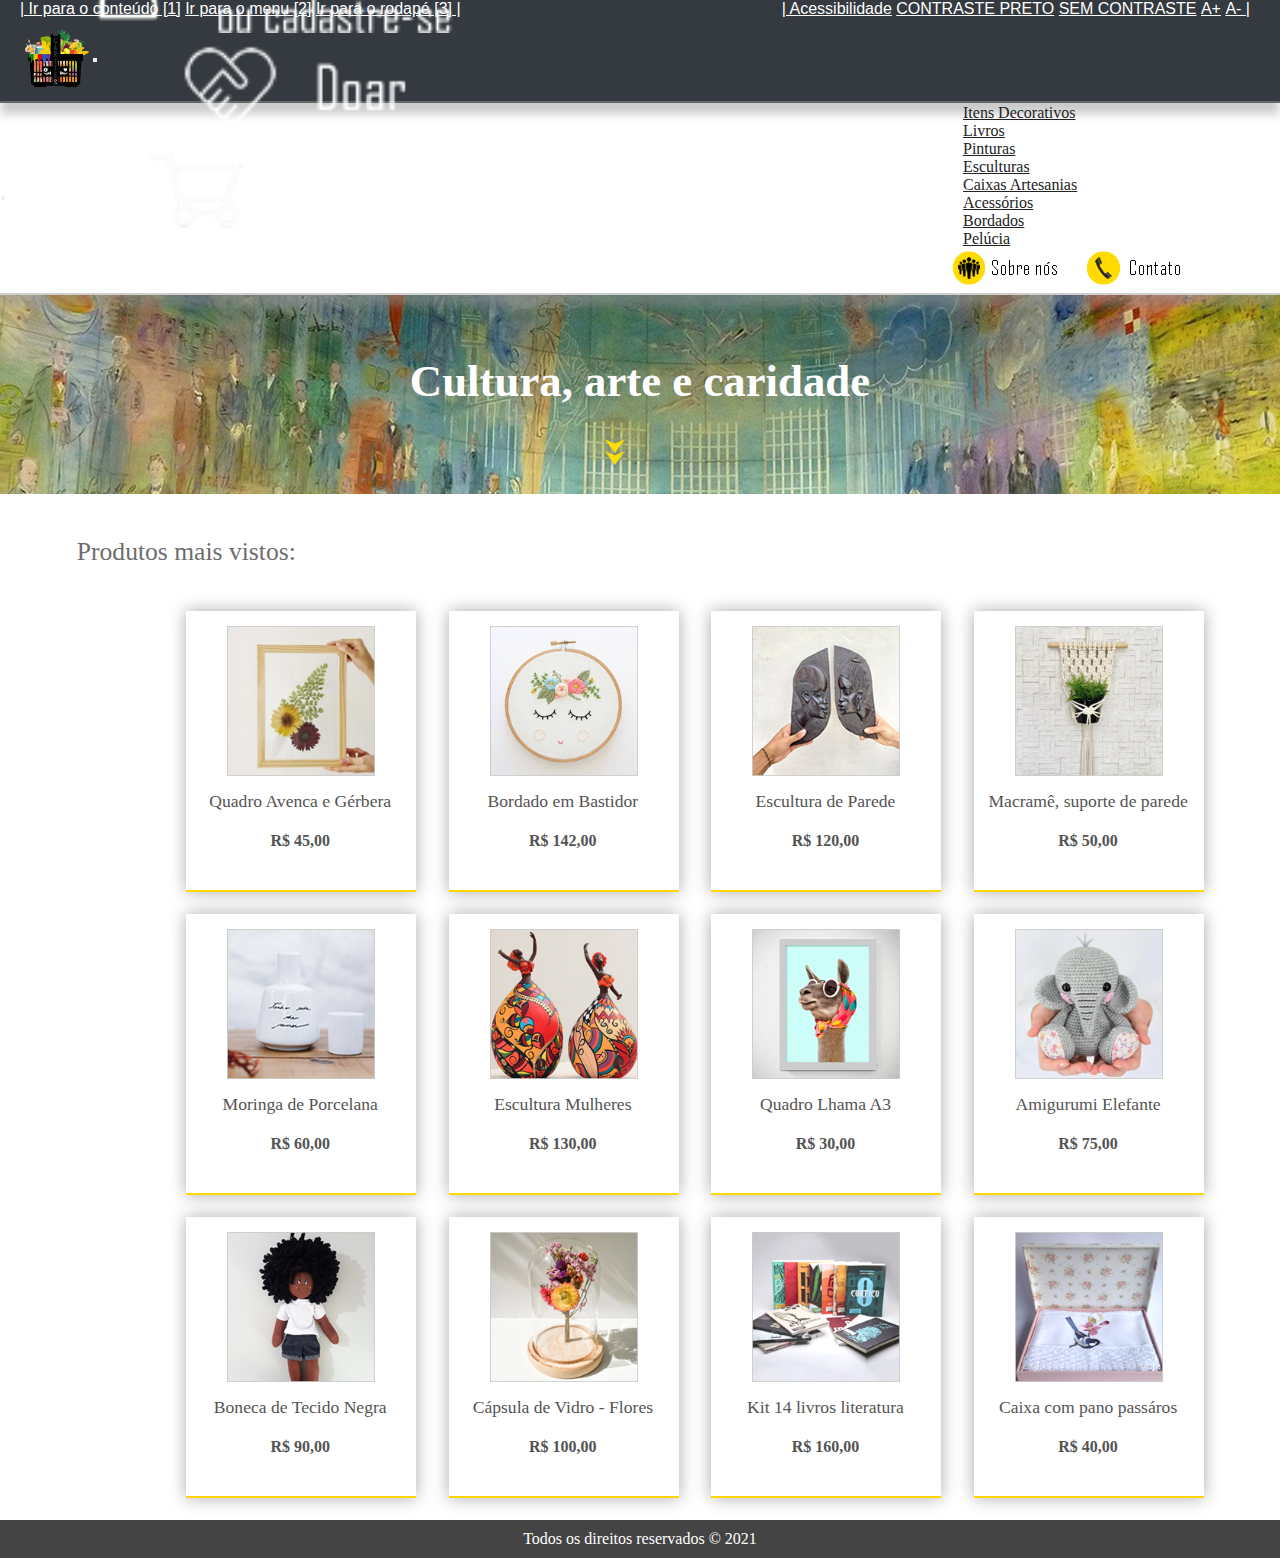
<file: Cárites-E-commerce/view/index.html>
<!DOCTYPE html>

<!--Página inicial-->
<html lang="pt-BR">

	<head>
		<title>Home</title>

		<!-- Metadados -->
		<meta charset="utf-8">
		<meta name="Description" content="Home">
		<meta name="Keywords" content="Home, html, web">
    <meta name="viewport" content="width=device-width, initial-scale=1.0">
		<link rel="icon" href="Imagens/favicon.ico" type="image/x-icon">
    <link rel="stylesheet" href="https://stackpath.bootstrapcdn.com/bootstrap/4.1.3/css/bootstrap.min.css" integrity="sha384-MCw98/SFnGE8fJT3GXwEOngsV7Zt27NXFoaoApmYm81iuXoPkFOJwJ8ERdknLPMO" crossorigin="anonymous">
    <link id="acessibilidadeCss" rel="stylesheet" href="estilo.css">
    <script src="https://code.jquery.com/jquery-3.3.1.slim.min.js" integrity="sha384-q8i/X+965DzO0rT7abK41JStQIAqVgRVzpbzo5smXKp4YfRvH+8abtTE1Pi6jizo" crossorigin="anonymous"></script>
    <script src="https://cdnjs.cloudflare.com/ajax/libs/popper.js/1.14.3/umd/popper.min.js" integrity="sha384-ZMP7rVo3mIykV+2+9J3UJ46jBk0WLaUAdn689aCwoqbBJiSnjAK/l8WvCWPIPm49" crossorigin="anonymous"></script>
    <script src="https://stackpath.bootstrapcdn.com/bootstrap/4.1.3/js/bootstrap.min.js" integrity="sha384-ChfqqxuZUCnJSK3+MXmPNIyE6ZbWh2IMqE241rYiqJxyMiZ6OW/JmZQ5stwEULTy" crossorigin="anonymous"></script>
    <script src="JavaScript/fonte.js"></script>
    <script src="JavaScript/contraste.js"></script>

	</head>

	<body style="width:100%;">

        <!--Barra de Acessibilidade-->
        <div id="acessibilidade">
            <ul id="atalhos" class="d-none d-lg-inline">
               <li><a href="#titulo_home" accesskey="1" title="Ir diretamente para o conteúdo">|   Ir para o conteúdo [1]</a></li>
               <li><a href="#menu" accesskey="2" title="Ir diretamente para o menu">Ir para o menu [2]</a></li>
               <li><a href="#rodape" accesskey="3" title="Ir diretamente para o rodapé">Ir para o rodapé [3]  |</a></li>
            </ul>
            <ul id="atalhos2">
              <li><a href="acessibilidade.html" title="Ir para a página de Acessibilidade">|  Acessibilidade</a></li>
             <li class="contraste"><a href="javascript:void(0)" title="Contraste Preto" id="contraste">CONTRASTE PRETO</a></li>
             <li class="contraste"><a href="javascript:void(0)" title="Sem Contraste" id="semcontraste">SEM CONTRASTE</a></li>
             <li class="fonte"><a href="javascript:void(0);" title="Aumentar a fonte (Ctrl +)" id="aumenta">A+</a></li>
             <li class="fonte"><a href="javascript:void(0);" title="Diminuir a Fonte (Ctrl -)" id="diminui">A-  |</a></li>
            </ul>      
        </div>

       <!--Libras-->
       <div vw class="enabled">
           <div vw-access-button class="active"></div>
           <div vw-plugin-wrapper>
           <div class="vw-plugin-top-wrapper"></div>
           </div>
           </div>
           <script src="https://vlibras.gov.br/app/vlibras-plugin.js"></script>
           <script>
           new window.VLibras.Widget('https://vlibras.gov.br/app');
           </script>
       <header>
         <!-- Inicio Bootstrap -->
               <!-- Parte Superior do Menu -->
               <nav class="navbar navbar-expand fundo">
                 <a class="navbar-brand" href="index.html"><img id="logo" src="Imagens/carites.png" alt="Logo marca"></a>
                 <button class="navbar-toggler" type="button" data-toggle="collapse" data-target="#navbarsExample02" aria-controls="navbarsExample02" aria-expanded="false" aria-label="Toggle navigation">
                   <span class="navbar-toggler-icon"></span>
                 </button>
           
                 <div class="collapse navbar-collapse" id="navbarsExample02">
                      <form class="form-inline my-2 my-md-0 d-none d-lg-inline">
                         <input class="form-control" type="search" list="historico" placeholder=" Pesquisa">
                         <a href="pesquisar.html"> <input class="btnBusca" type="button"> </a>  
                      </form>
                       <datalist class="datalist_edit" id="historico">
                         <option value ="Arte Brasileira"></option>
                         <option value ="Artesanato"></option>
                         <option value ="Quadros e Pinturas"></option>
                         <option value ="Decoração"></option>
                         <option value ="Livros infantis"></option>
                       </datalist>
                   <ul class="navbar-nav mr-auto ml-5 ">
                     <li class="nav-item active ">
                       <a class="nav-link" href="login.html"><img src="Imagens/img_cadastro.fw.png" alt="cadastro" style="width:100%"></a>
                     </li>
                     <li class="nav-item">
                         <a class="nav-link" href="doacao.html"><img src="Imagens/img_doar.fw.png" alt="doação" style="width:100%"></a>
                       </li>
                     <li class="nav-item">
                       <a class="nav-link" href="carrinho.html"><img src="Imagens/img_carrinho.fw.png" alt="carrinho" style="width:100%"></a>
                     </li>
                   </ul>
                 </div>
               </nav>
             <!-- Parte Inferior do Menu -->
             <nav class="navbar navbar-expand-lg navbar-light bg-light" style="z-index: 100;">
                <button class="navbar-toggler" type="button" data-toggle="collapse" data-target="#navbarsExample04" aria-controls="navbarsExample04" aria-expanded="false" aria-label="Toggle navigation">
                  <span class="navbar-toggler-icon"></span>
                </button>
          
                <div class="collapse navbar-collapse" id="navbarsExample04">
                  <ul  class="navbar-nav mr-auto">
                    <li class="nav-item active">
                      <a class="nav-link" href="#">Itens Decorativos</a>
                    </li>
                    <li class="nav-item active">
                      <a class="nav-link" href="#">Livros</a>
                    </li>
                    <li class="nav-item active">
                      <a class="nav-link" href="pesquisar.html">Pinturas</a>
                    </li>
                    <li class="nav-item active">
                      <a class="nav-link" href="#">Esculturas</a>
                    </li>
                    <li class="nav-item active">
                      <a class="nav-link" href="#">Caixas Artesanias</a>
                    </li>
                    <li class="nav-item active">
                      <a class="nav-link" href="#">Acessórios</a>
                    </li>
                    <li class="nav-item active">
                      <a class="nav-link" href="#">Bordados</a>
                    </li>
                    <li class="nav-item active">
                      <a class="nav-link" href="#">Pelúcia</a>
                    </li>
                  </ul>
                  
                  <div class="amarelo_menu">
                  <a href="sobre_nos.html" class="d-block d-lg-inline"><img src="Imagens/img_sobre.fw.png" alt="Sobre nós"></a>
                  <a href="contato.html" class="d-block d-lg-inline"><img src="Imagens/img_contato.fw.png" alt="Contato"></a>
                  </div>
                </div>
             
              </nav>

         <!-- Fim Bootstrap -->

        </header>

       <!--Capa da página inicial/home-->
        <div id="capa_home"> 
            <h1 id="titulo_home" style="background-color: transparent!important;">Cultura, arte e caridade</h1> 
            <li style="background-color: transparent!important;"><a style="background-color: transparent!important;" href="#titulo2_home" title="seta"><img  style="background-color: transparent!important;" id="seta_home" src="Imagens/seta_home.fw.png" alt="capa da home" /></a></li><br>
        </div>

        <!--Section principal - conteúdo em geral-->
        <section id="conteudo">
            
            <h2 id="titulo2_home"><br>Produtos mais vistos:</h2><br>

            <!--Primeira section de produtos--> 
            <section id="bloco_home">

                <div class="imagem_home">
                    <img class="produto_home" src="Imagens/quadro_home.fw.png" alt="imagens da home 01"/><br>
                    <p class="p_home">Quadro Avenca e Gérbera</p><br>
                    <p class="p2_home">R$ 45,00</p>
                </div>

                <div class="imagem_home">
                    <img class="produto_home" src="Imagens/pano_home.fw.png" alt="imagens da home 02"/><br>
                    <p class="p_home">Bordado em Bastidor</p><br>
                    <p class="p2_home">R$ 142,00</p>
                </div>

                <a href="produto.html"><div class="imagem_home">
                    <img class="produto_home" src="Imagens/escultura_home.fw.png" alt="imagens da home 03"/><br>
                    <p class="p_home">Escultura de Parede</p><br>
                    <p class="p2_home">R$ 120,00</p>
                </div></a>

                <div class="imagem_home">
                    <img class="produto_home" src="Imagens/macrame_home.fw.png" alt="imagens da home 04"/><br>
                    <p class="p_home">Macramê, suporte de parede</p><br>
                    <p class="p2_home">R$ 50,00</p>
                </div>

                <div class="imagem_home">
                    <img class="produto_home" src="Imagens/moringa_home.fw.png" alt="imagens da home 05"/><br>
                    <p class="p_home">Moringa de Porcelana</p><br>
                    <p class="p2_home">R$ 60,00</p>
                </div>

             </section>

             <!--Segunda section de produtos--> 
            <section id="bloco2_home">

                 <div class="imagem_home">
                    <img class="produto_home" src="Imagens/mulher_home.fw.png" alt="imagens da home 01"/><br>
                    <p class="p_home">Escultura Mulheres</p><br>
                    <p class="p2_home">R$ 130,00</p>
                </div>

                <div class="imagem_home">
                    <img class="produto_home" src="Imagens/lhama_home.fw.png" alt="imagens da home 02"/><br>
                    <p class="p_home">Quadro Lhama A3</p><br>
                    <p class="p2_home">R$ 30,00</p>
                </div>

                <div class="imagem_home">
                    <img class="produto_home" src="Imagens/elefante_home.fw.png" alt="imagens da home 03"/><br>
                    <p class="p_home">Amigurumi Elefante</p><br>
                    <p class="p2_home">R$ 75,00</p>
                </div>

                <div class="imagem_home">
                    <img class="produto_home" src="Imagens/boneca_home.fw.png" alt="imagens da home 04"/><br>
                    <p class="p_home">Boneca de Tecido Negra</p><br>
                    <p class="p2_home">R$ 90,00</p>
                </div>

                <div class="imagem_home">
                    <img class="produto_home" src="Imagens/capsula_home.fw.png" alt="imagens da home 05"/><br>
                    <p class="p_home">Cápsula de Vidro - Flores</p><br>
                    <p class="p2_home">R$ 100,00</p>
                </div>

                <div class="imagem_home">
                    <img class="produto_home" src="Imagens/livros_home.fw.png" alt="imagens da home 05"/><br>
                    <p class="p_home">Kit 14 livros literatura</p><br>
                    <p class="p2_home">R$ 160,00</p>
                </div>

                <div class="imagem_home">
                    <img class="produto_home" src="Imagens/caixapano_home.fw.png" alt="imagens da home 05"/><br>
                    <p class="p_home">Caixa com pano passáros</p><br>
                    <p class="p2_home">R$ 40,00</p>
                </div>

            </section>

        </section>

        <!--Rodapé-->
         <footer id="rodape">
            Todos os direitos reservados &copy; 2021
        </footer>

    </body>

</html>
</file>
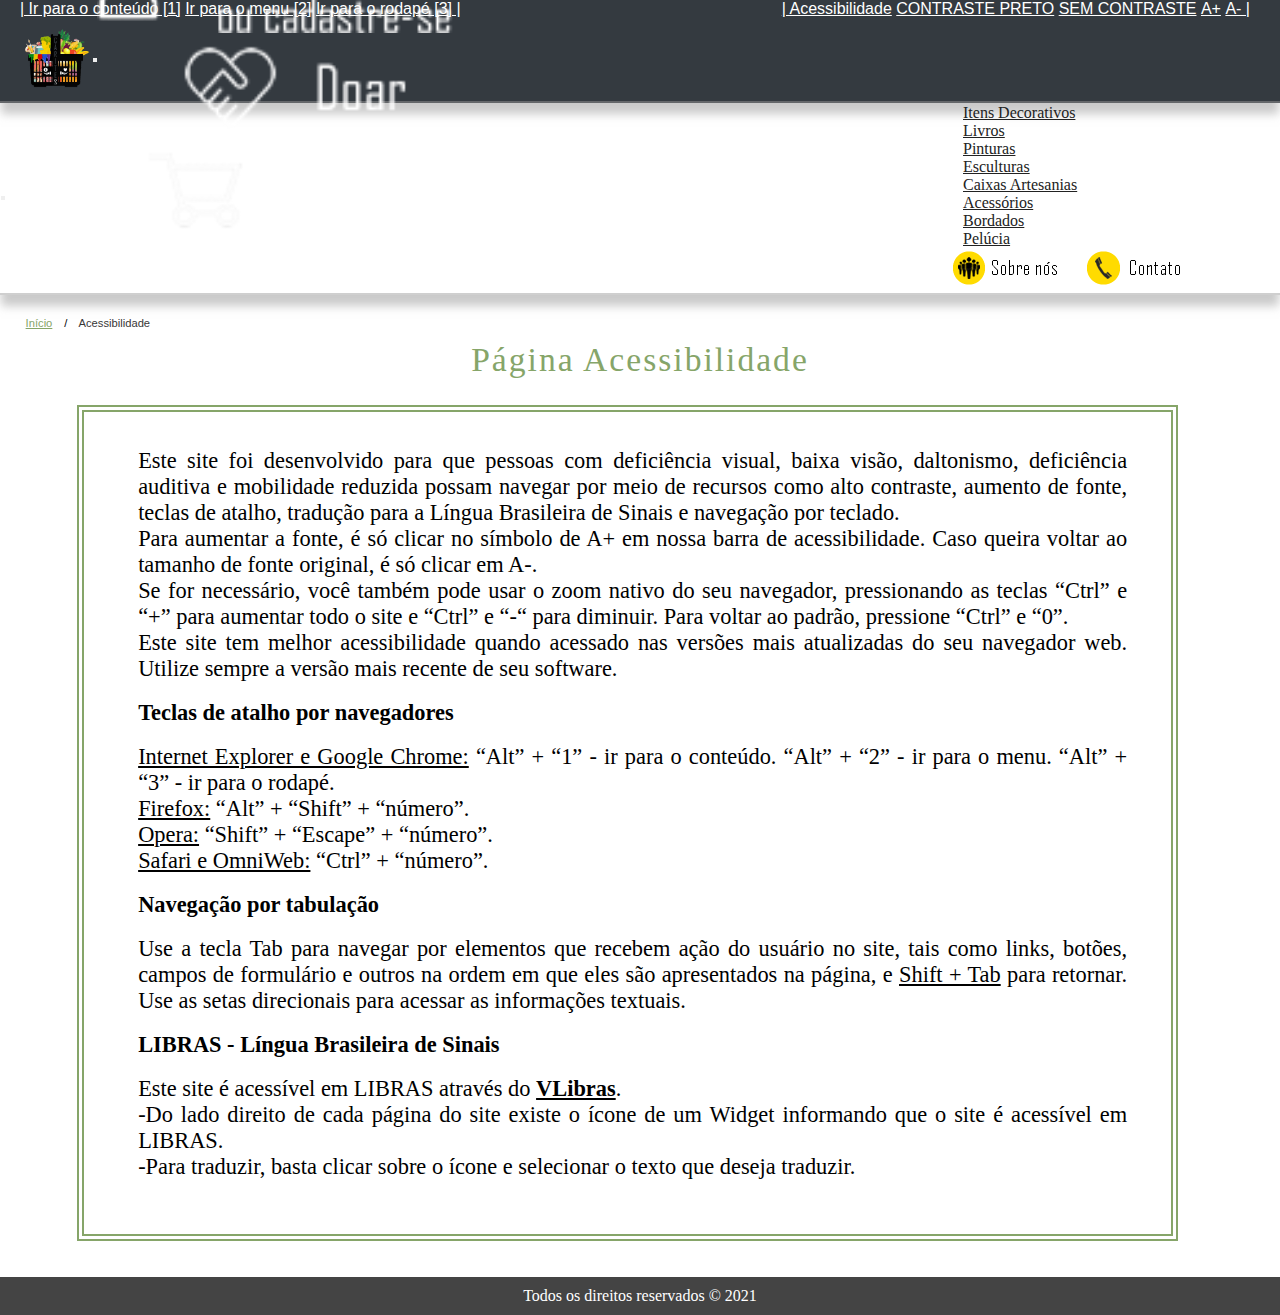
<file: Cárites-E-commerce/view/acessibilidade.html>
<!DOCTYPE html>

<!--Página inicial-->
<html lang="pt-BR" style="width:100%">

	<head>
		<title>Acessibilidade</title>

		<!-- Metadados -->
		<meta charset="utf-8">

		<meta name="Description" content="Acessibilidade">

		<meta name="Keywords" content="Home, html, web">

    <meta name="viewport" content="width=device-width, initial-scale=1.0">

		<link rel="stylesheet" href="estilo.css">

		<link rel="icon" href="Imagens/favicon.ico" type="image/x-icon">

    <link rel="stylesheet" href="https://stackpath.bootstrapcdn.com/bootstrap/4.1.3/css/bootstrap.min.css" integrity="sha384-MCw98/SFnGE8fJT3GXwEOngsV7Zt27NXFoaoApmYm81iuXoPkFOJwJ8ERdknLPMO" crossorigin="anonymous">

    <link id="acessibilidadeCss" rel="stylesheet" href="estilo.css">

    <script src="https://code.jquery.com/jquery-3.3.1.slim.min.js" integrity="sha384-q8i/X+965DzO0rT7abK41JStQIAqVgRVzpbzo5smXKp4YfRvH+8abtTE1Pi6jizo" crossorigin="anonymous"></script>

    <script src="https://cdnjs.cloudflare.com/ajax/libs/popper.js/1.14.3/umd/popper.min.js" integrity="sha384-ZMP7rVo3mIykV+2+9J3UJ46jBk0WLaUAdn689aCwoqbBJiSnjAK/l8WvCWPIPm49" crossorigin="anonymous"></script>

    <script src="https://stackpath.bootstrapcdn.com/bootstrap/4.1.3/js/bootstrap.min.js" integrity="sha384-ChfqqxuZUCnJSK3+MXmPNIyE6ZbWh2IMqE241rYiqJxyMiZ6OW/JmZQ5stwEULTy" crossorigin="anonymous"></script>

    <script src="JavaScript/fonte.js"></script>

    <script src="JavaScript/contraste.js"></script>

	</head>

	<body style="width:100%;">

        <!--Barra de Acessibilidade-->
      <!--Retirei
        <div id="brancotopo">-->
        <div id="acessibilidade">
            <ul id="atalhos" class="d-none d-lg-inline">
               <li><a href="#titulo1_cadastro" accesskey="1" title="Ir diretamente para o conteúdo">|   Ir para o conteúdo [1]</a></li>
               <li><a href="#menu" accesskey="2" title="Ir diretamente para o menu">Ir para o menu [2]</a></li>
               <li><a href="#rodape" accesskey="3" title="Ir diretamente para o rodapé">Ir para o rodapé [3]  |</a></li>
            </ul>
            <ul id="atalhos2">
              <li><a href="acessibilidade.html" title="Ir para a página de Acessibilidade">|  Acessibilidade</a></li>
             <li class="contraste"><a href="javascript:void(0)" title="Contraste Preto" id="contraste">CONTRASTE PRETO</a></li>
             <li class="contraste"><a href="javascript:void(0)" title="Sem Contraste" id="semcontraste">SEM CONTRASTE</a></li>
             <li class="fonte"><a href="javascript:void(0);" title="Aumentar a fonte (Ctrl +)" id="aumenta">A+</a></li>
             <li class="fonte"><a href="javascript:void(0);" title="Diminuir a Fonte (Ctrl -)" id="diminui">A-  |</a></li>
            </ul>      
       <!--  </div>-->
    </div>
        <!-- Fim Barra de Acessibilidade-->

       <!--Libras-->
       <div vw class="enabled">
           <div vw-access-button class="active"></div>
           <div vw-plugin-wrapper>
           <div class="vw-plugin-top-wrapper"></div>
           </div>
           </div>
           <script src="https://vlibras.gov.br/app/vlibras-plugin.js"></script>
           <script>
           new window.VLibras.Widget('https://vlibras.gov.br/app');
           </script>
       <!--Fim Libras-->	

       <header>
           
         <!-- Inicio Bootstrap -->

               <!-- Parte Superior do Menu -->
               <nav class="navbar navbar-expand fundo">
                 <a class="navbar-brand" href="index.html"><img id="logo" src="Imagens/carites.png" alt="Logo marca"></a>
                 <button class="navbar-toggler" type="button" data-toggle="collapse" data-target="#navbarsExample02" aria-controls="navbarsExample02" aria-expanded="false" aria-label="Toggle navigation">
                   <span class="navbar-toggler-icon"></span>
                 </button>
           
                 <div class="collapse navbar-collapse" id="navbarsExample02">
                      <form class="form-inline my-2 my-md-0 d-none d-lg-inline">
                         <input class="form-control" type="search" list="historico" placeholder=" Pesquisa">
                         <a href="pesquisar.html"> <input class="btnBusca" type="button"> </a>
                          
                       </form>

                       <datalist class="datalist_edit" id="historico">
                         <option value ="Arte Brasileira"></option>
                         <option value ="Artesanato"></option>
                         <option value ="Quadros e Pinturas"></option>
                         <option value ="Decoração"></option>
                         <option value ="Livros infantis"></option>
                       </datalist>

                   <ul class="navbar-nav mr-auto ml-5 ">
                     <li class="nav-item active ">
                       <a class="nav-link" href="Login.html"><img src="Imagens/img_cadastro.fw.png" alt="cadastro" style="width:100%"></a>
                     </li>
                     <li class="nav-item">
                         <a class="nav-link" href="doacao.html"><img src="Imagens/img_doar.fw.png" alt="doação" style="width:100%"></a>
                       </li>
                     <li class="nav-item">
                       <a class="nav-link" href="carrinho.html"><img src="Imagens/img_carrinho.fw.png" alt="carrinho" style="width:100%"></a>
                     </li>
                   </ul>
             
                 </div>
               </nav>

            <!-- Parte Inferior do Menu -->
            <nav class="navbar navbar-expand-lg navbar-light bg-light">
                
              <button class="navbar-toggler" type="button" data-toggle="collapse" data-target="#navbarsExample04" aria-controls="navbarsExample04" aria-expanded="false" aria-label="Toggle navigation">
                <span class="navbar-toggler-icon"></span>
              </button>
        
              <div class="collapse navbar-collapse" id="navbarsExample04">
                <ul  class="navbar-nav mr-auto">
                  <li class="nav-item active">
                    <a class="nav-link" href="#">Itens Decorativos</a>
                  </li>
                  <li class="nav-item active">
                    <a class="nav-link" href="#">Livros</a>
                  </li>
                  <li class="nav-item active">
                    <a class="nav-link" href="pesquisar.html">Pinturas</a>
                  </li>
                  <li class="nav-item active">
                    <a class="nav-link" href="#">Esculturas</a>
                  </li>
                  <li class="nav-item active">
                    <a class="nav-link" href="#">Caixas Artesanias</a>
                  </li>
                  <li class="nav-item active">
                    <a class="nav-link" href="#">Acessórios</a>
                  </li>
                  <li class="nav-item active">
                    <a class="nav-link" href="#">Bordados</a>
                  </li>
                  <li class="nav-item active">
                    <a class="nav-link" href="#">Pelúcia</a>
                  </li>
                </ul>
                
                <div class="amarelo_menu">
                  <a href="sobre_nos.html" class="d-block d-lg-inline"><img src="Imagens/img_sobre.fw.png" alt="Sobre nós"></a>
                  <a href="contato.html" class="d-block d-lg-inline"><img src="Imagens/img_contato.fw.png" alt="Contato"></a></div>
              </div>
           
            </nav>

         <!-- Fim Bootstrap -->

       <!--Conteúdo da página inicial-->

            <!--Section principal - conteúdo em geral-->
        <section id="conteudo">
            <br>
            <ul class="breadcrump">
                <li><a href="index.html" style="color: #86A569;">Início</a></li>
                <li>Acessibilidade</li>	
            </ul>

            <h2 class="titulo_acess">Página Acessibilidade</h2>	
        
                <section id="bloco_acess">
                    
                    <main id="conteudo_acess" tabindex="0">
                       <br><br>
                        <p class="acessibilidade">Este site foi desenvolvido para que pessoas com deficiência visual, baixa visão, daltonismo, deficiência auditiva e mobilidade reduzida possam navegar por meio de recursos como alto contraste, aumento de fonte, teclas de atalho, tradução para a Língua Brasileira de Sinais e navegação por teclado.</p>
                        <p class="acessibilidade">Para aumentar a fonte, é só clicar no símbolo de A+ em nossa barra de acessibilidade. Caso queira voltar ao tamanho de fonte original, é só clicar em A-.</p>
                        <p class="acessibilidade">Se for necessário, você também pode usar o zoom nativo do seu navegador, pressionando as teclas “Ctrl” e “+” para aumentar todo o site e “Ctrl” e “-“ para diminuir. Para voltar ao padrão, pressione “Ctrl” e “0”.</p>
                        <p class="acessibilidade">Este site tem melhor acessibilidade quando acessado nas versões mais atualizadas do seu navegador web. Utilize sempre a versão mais recente de seu software.</p>
                       
                        <br><p class="acessibilidade"><b>Teclas de atalho por navegadores</b></p><br>
                        
                        <p class="acessibilidade"><u>Internet Explorer e Google Chrome:</u> “Alt” + “1” - ir para o conteúdo. “Alt” + “2” - ir para o menu. “Alt” + “3” - ir para o rodapé.</p>
        
                        <p class="acessibilidade"><u>Firefox:</u> “Alt” + “Shift” + “número”.</p>
        
                        <p class="acessibilidade"><u>Opera:</u> “Shift” + “Escape” + “número”.</p>

                        <p class="acessibilidade"><u>Safari e OmniWeb:</u> “Ctrl” + “número”.</p>
        
                        <br><b><p class="acessibilidade">Navegação por tabulação</p></b><br>
                        <p class="acessibilidade">Use a tecla Tab para navegar por elementos que recebem ação do usuário no site, tais como links, botões, campos de formulário e outros na ordem em que eles são apresentados na página, e <u>Shift + Tab</u> para retornar. Use as setas direcionais para acessar as informações textuais.</p>
                      
                        <br><b><p class="acessibilidade">LIBRAS - Língua Brasileira de Sinais</p></b><br>
                        <p class="acessibilidade">Este site é acessível em LIBRAS através do <a href="http://www.vlibras.gov.br/" target="_blank"><b class="fontepreta">VLibras</b></a>.</p>
                        <p class="acessibilidade">-Do lado direito de cada página do site existe o ícone de um Widget informando que o site é acessível em LIBRAS.</p>
                        <p class="acessibilidade">-Para traduzir, basta clicar sobre o ícone e selecionar o texto que deseja traduzir.</p><br>
                        <br><br>
                    </main>	
        
                </section>
                <br><br>
        </section>
        <br><br>

        <!--Rodapé-->
         <footer id="rodape">
            Todos os direitos reservados &copy; 2021
        </footer>

    </body>

</html>
</file>
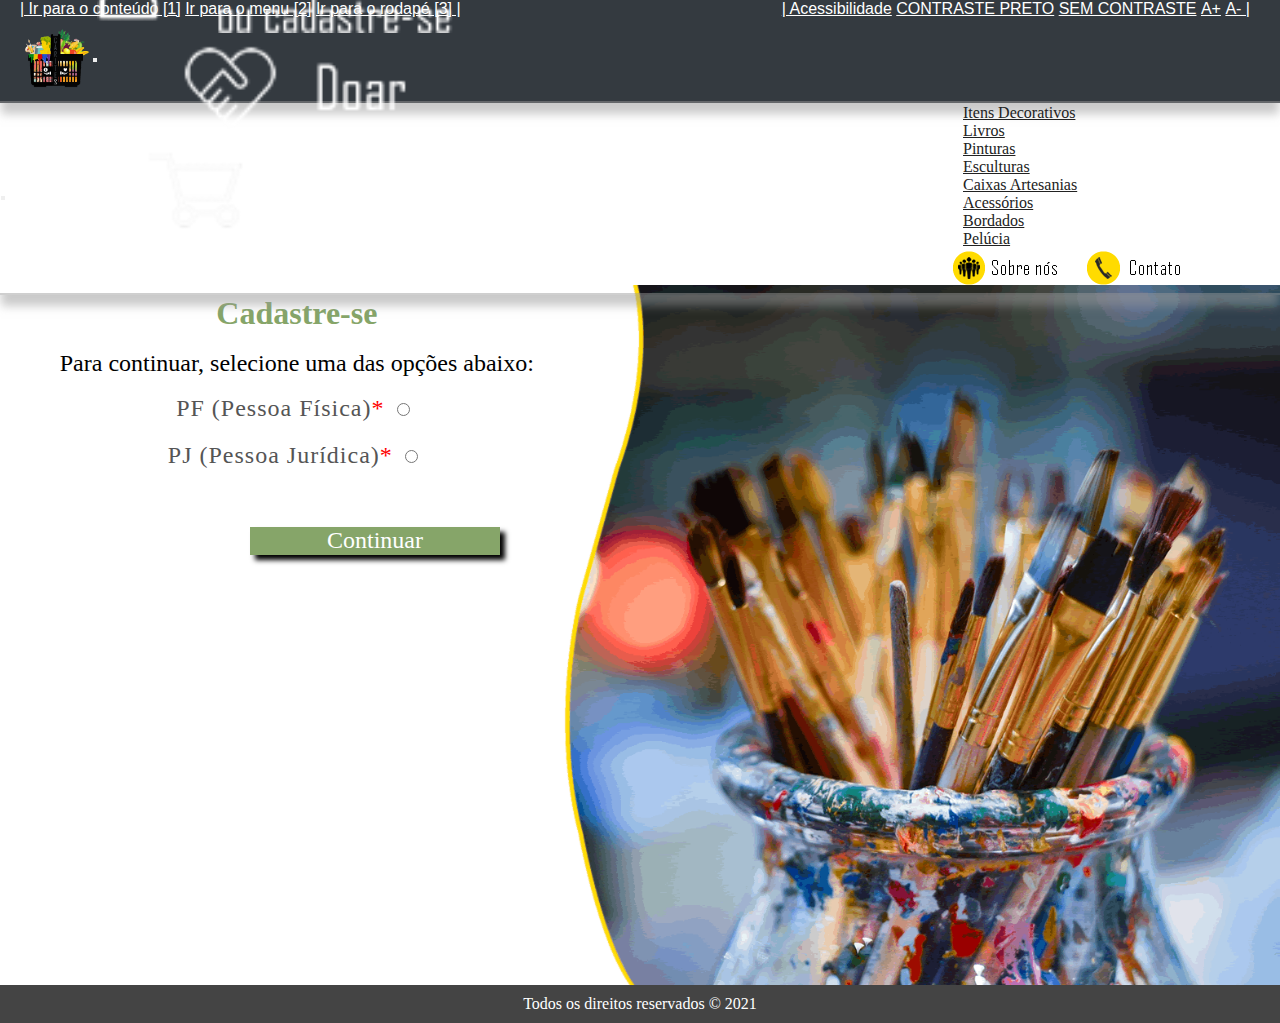
<file: Cárites-E-commerce/view/cadastro.html>
<!DOCTYPE html>
<html lang="pt-BR">
	<head>
		<title>Cadastro</title>
		<!-- Metadados -->
		<meta charset="utf-8">
		<meta name="Description" content="Doação">
		<meta name="Keywords" content="Doaçaõ, html, web">
        <meta name="viewport" content="width=device-width, initial-scale=1.0">
		<link rel="icon" href="Imagens/favicon.ico" type="image/x-icon">
        <link rel="stylesheet" href="https://stackpath.bootstrapcdn.com/bootstrap/4.1.3/css/bootstrap.min.css" integrity="sha384-MCw98/SFnGE8fJT3GXwEOngsV7Zt27NXFoaoApmYm81iuXoPkFOJwJ8ERdknLPMO" crossorigin="anonymous">
        <link id="acessibilidadeCss" rel="stylesheet" href="estilo.css">
        <script src="https://code.jquery.com/jquery-3.3.1.slim.min.js" integrity="sha384-q8i/X+965DzO0rT7abK41JStQIAqVgRVzpbzo5smXKp4YfRvH+8abtTE1Pi6jizo" crossorigin="anonymous"></script>
        <script src="https://cdnjs.cloudflare.com/ajax/libs/popper.js/1.14.3/umd/popper.min.js" integrity="sha384-ZMP7rVo3mIykV+2+9J3UJ46jBk0WLaUAdn689aCwoqbBJiSnjAK/l8WvCWPIPm49" crossorigin="anonymous"></script>
        <script src="https://stackpath.bootstrapcdn.com/bootstrap/4.1.3/js/bootstrap.min.js" integrity="sha384-ChfqqxuZUCnJSK3+MXmPNIyE6ZbWh2IMqE241rYiqJxyMiZ6OW/JmZQ5stwEULTy" crossorigin="anonymous"></script>
        <script src="JavaScript/fonte.js"></script>
        <script src="JavaScript/contraste.js"></script>
        <script src="JavaScript/cadastro.js"></script>
        <script src="JavaScript/doacao.js"></script>
        <script src="JavaScript/login.js"></script>

	</head>
	<body style="width:100%;">
        <!--Barra de Acessibilidade-->
        <div id="acessibilidade">
            <ul id="atalhos" class="d-none d-lg-inline">
               <li><a href="#titulo1_cadastro" accesskey="1" title="Ir diretamente para o conteúdo">|   Ir para o conteúdo [1]</a></li>
               <li><a href="#menu" accesskey="2" title="Ir diretamente para o menu">Ir para o menu [2]</a></li>
               <li><a href="#rodape" accesskey="3" title="Ir diretamente para o rodapé">Ir para o rodapé [3]  |</a></li>
            </ul>
            <ul id="atalhos2">
              <li><a href="acessibilidade.html" title="Ir para a página de Acessibilidade">|  Acessibilidade</a></li>
             <li class="contraste"><a href="javascript:void(0)" title="Contraste Preto" id="contraste">CONTRASTE PRETO</a></li>
             <li class="contraste"><a href="javascript:void(0)" title="Sem Contraste" id="semcontraste">SEM CONTRASTE</a></li>
             <li class="fonte"><a href="javascript:void(0);" title="Aumentar a fonte (Ctrl +)" id="aumenta">A+</a></li>
             <li class="fonte"><a href="javascript:void(0);" title="Diminuir a Fonte (Ctrl -)" id="diminui">A-  |</a></li>
            </ul>      
         <!--  </div>-->
        </div>
        <!-- Fim Barra de Acessibilidade-->
       <!--Libras-->
       <div vw class="enabled">
           <div vw-access-button class="active"></div>
           <div vw-plugin-wrapper>
           <div class="vw-plugin-top-wrapper"></div>
           </div>
           </div>
           <script src="https://vlibras.gov.br/app/vlibras-plugin.js"></script>
           <script>
           new window.VLibras.Widget('https://vlibras.gov.br/app');
           </script>
       <!--Fim Libras-->	
       <header>
         <!-- Inicio Bootstrap -->
               <!-- Parte Superior do Menu -->
               <nav class="navbar navbar-expand fundo">
                 <a class="navbar-brand" href="index.html"><img id="logo" src="Imagens/carites.png" alt="Logo marca"></a>
                 <button class="navbar-toggler" type="button" data-toggle="collapse" data-target="#navbarsExample02" aria-controls="navbarsExample02" aria-expanded="false" aria-label="Toggle navigation">
                   <span class="navbar-toggler-icon"></span>
                 </button>
           
                 <div class="collapse navbar-collapse" id="navbarsExample02">
                      <form class="form-inline my-2 my-md-0 d-none d-lg-inline">
                         <input class="form-control" type="search" list="historico" placeholder=" Pesquisa">
                         <a href="pesquisar.html"> <input class="btnBusca" type="button"> </a>
                          
                       </form>

                       <datalist class="datalist_edit" id="historico">
                         <option value ="Arte Brasileira"></option>
                         <option value ="Artesanato"></option>
                         <option value ="Quadros e Pinturas"></option>
                         <option value ="Decoração"></option>
                         <option value ="Livros infantis"></option>
                       </datalist>

                   <ul class="navbar-nav mr-auto ml-5 ">
                     <li class="nav-item active ">
                       <a class="nav-link" href="Login.html"><img src="Imagens/img_cadastro.fw.png" alt="cadastro" style="width:100%"></a>
                     </li>
                     <li class="nav-item">
                         <a class="nav-link" href="doacao.html"><img src="Imagens/img_doar.fw.png" alt="doação" style="width:100%"></a>
                       </li>
                     <li class="nav-item">
                       <a class="nav-link" href="carrinho.html"><img src="Imagens/img_carrinho.fw.png" alt="carrinho" style="width:100%"></a>
                     </li>
                   </ul>
             
                 </div>
               </nav>

             <!-- Parte Inferior do Menu -->
             <nav class="navbar navbar-expand-lg navbar-light bg-light iconemenu" style="z-index: 100;">
                
                <button class="navbar-toggler" type="button" data-toggle="collapse" data-target="#navbarsExample04" aria-controls="navbarsExample04" aria-expanded="false" aria-label="Toggle navigation">
                  <span class="navbar-toggler-icon"></span>
                </button>
          
                <div class="collapse navbar-collapse" id="navbarsExample04">
                  <ul  class="navbar-nav mr-auto">
                    <li class="nav-item active">
                      <a class="nav-link" href="#">Itens Decorativos</a>
                    </li>
                    <li class="nav-item active">
                      <a class="nav-link" href="#">Livros</a>
                    </li>
                    <li class="nav-item active">
                      <a class="nav-link" href="pesquisar.html">Pinturas</a>
                    </li>
                    <li class="nav-item active">
                      <a class="nav-link" href="#">Esculturas</a>
                    </li>
                    <li class="nav-item active">
                      <a class="nav-link" href="#">Caixas Artesanias</a>
                    </li>
                    <li class="nav-item active">
                      <a class="nav-link" href="#">Acessórios</a>
                    </li>
                    <li class="nav-item active">
                      <a class="nav-link" href="#">Bordados</a>
                    </li>
                    <li class="nav-item active">
                      <a class="nav-link" href="#">Pelúcia</a>
                    </li>
                  </ul>
                  
                  <div class="amarelo_menu">
                    <a href="sobre_nos.html" class="d-block d-lg-inline"><img src="Imagens/img_sobre.fw.png" alt="Sobre nós"></a>
                    <a href="contato.html" class="d-block d-lg-inline"><img src="Imagens/img_contato.fw.png" alt="Contato"></a></div>
                </div>  
              </nav>
         <!-- Fim Bootstrap -->
        </header>
        <!--Inicio Conteudo-->
       
        <section>  
          <img src="Imagens/fundo_cadastro.png" alt="Pote com Pinceis" id="capa_precadastro">

            <h1 id="titulo_precadastro">Cadastre-se</h1><br>

            <p class="text_precadastro">Para continuar, selecione uma das opções abaixo: </p>
                <br>
                <form name="precadastro" id="precadastro" method="post">
                    <div class="cadastro_pfpj">
                        <label for="pf" class="required">PF (Pessoa Física)</label>
                        <input type="radio" id="pf" name="p" value="p"><br><br>

                        <label for="pj" class="required">PJ (Pessoa Jurídica)</label>
                        <input type="radio" id="pj" name="p" value="p">
                    </div>
                    <br>
                    <br>
                    <div class="cadastro"> 
                        <input class="precadastrobotao" value="Continuar" type="button" name="enviar" onclick="aaa()"><br>
                    </div>              
                </form>   
    </section>
        <footer id="rodape">
            Todos os direitos reservados &copy; 2021
        </footer>
    </body>
</html>
</file>
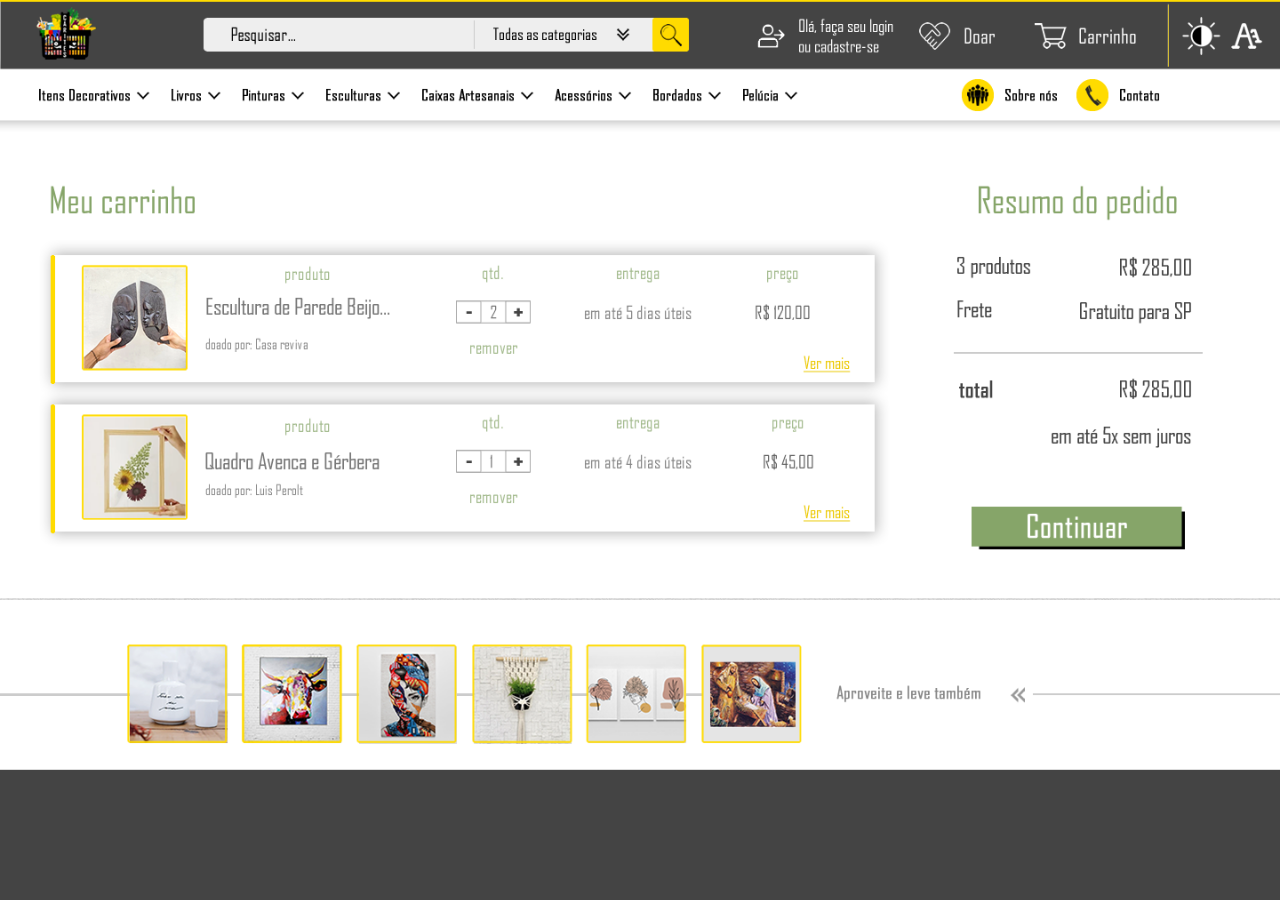
<file: Cárites-E-commerce/view/carrinho.html>
<!DOCTYPE html>
    <html lang="pt-BR">
    <head>
        <!-- Metadados -->
            <meta charset="utf-8">
            <meta name="Description" content="Carrinho">
            <meta name="Keywords" content="Carrinho, html, web">
            <link rel="stylesheet" href="estilo.css">
            <link rel="icon" href="Imagens/favicon.ico" type="image/x-icon">
            <meta name="viewport" content="widht=device-widht, initial-scale=1.0">
        <title>Layout Carrinho</title>
    </head>
    <body style="background: #444444;">
        <a href="pagamento.html"><img src="Imagens/carrinho.fw.png" alt="Página pesquisar" style="width: 100%; height: 105%; margin: 0%;"></a>
        
    </body>
    </html>
</file>
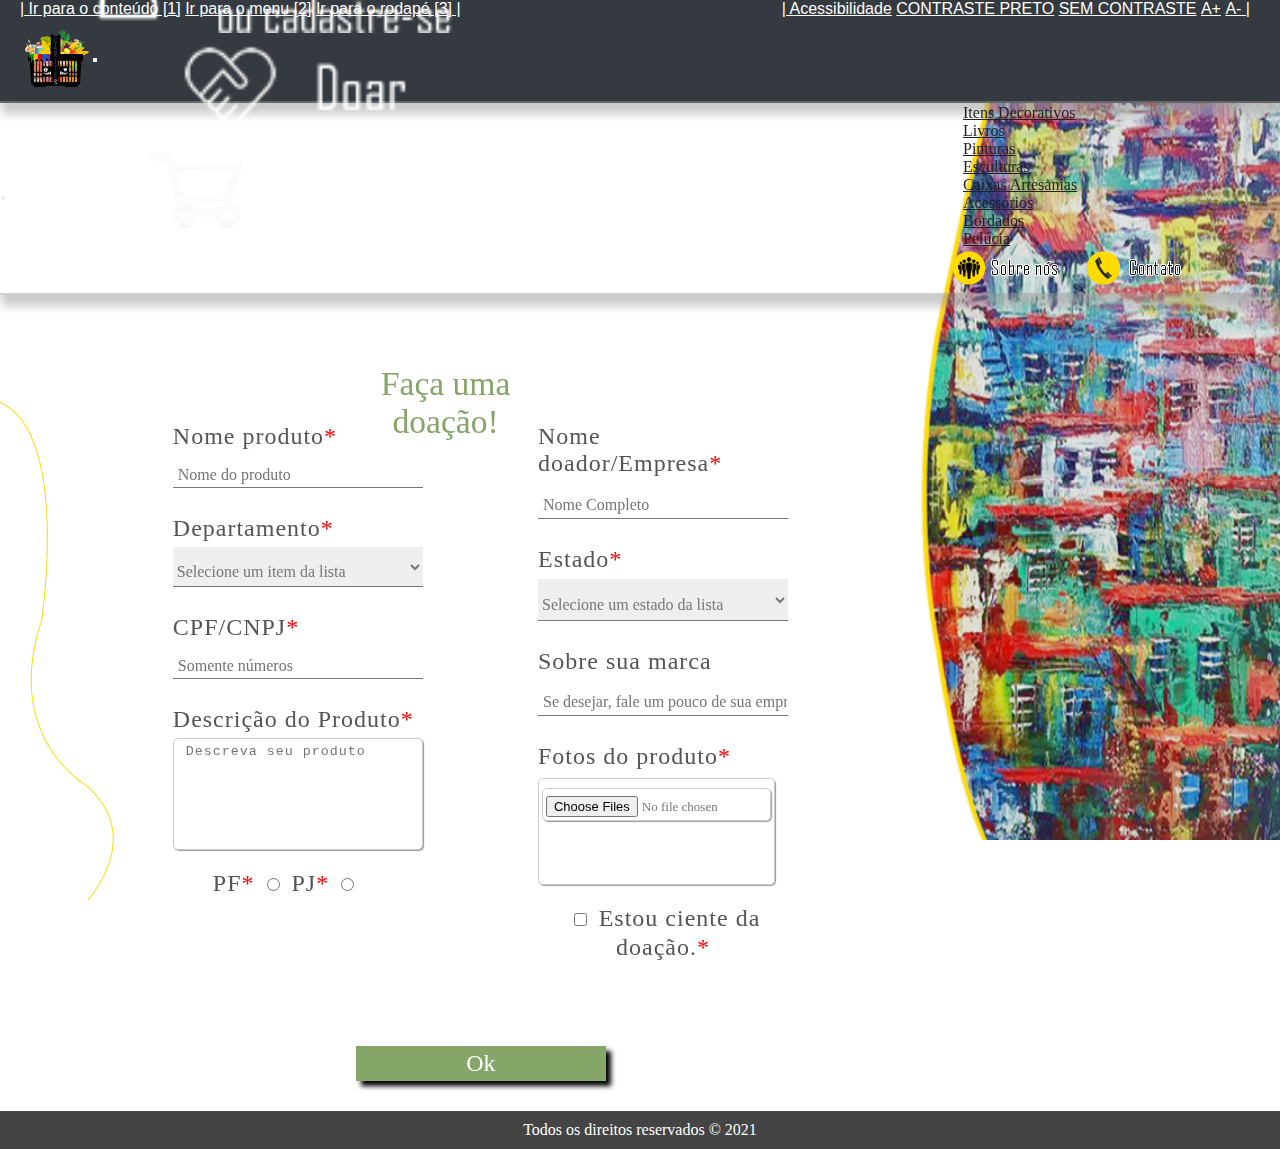
<file: Cárites-E-commerce/view/doacao.html>
<!DOCTYPE html>
<html lang="pt-BR">
	<head>
		<title>Doação</title>
		<!-- Metadados -->
		<meta charset="utf-8">
		<meta name="Description" content="Doação">
		<meta name="Keywords" content="Doaçaõ, html, web">
    <meta name="viewport" content="width=device-width, initial-scale=1.0">
		<link rel="icon" href="Imagens/favicon.ico" type="image/x-icon">
    <link rel="stylesheet" href="https://stackpath.bootstrapcdn.com/bootstrap/4.1.3/css/bootstrap.min.css" integrity="sha384-MCw98/SFnGE8fJT3GXwEOngsV7Zt27NXFoaoApmYm81iuXoPkFOJwJ8ERdknLPMO" crossorigin="anonymous">
    <link id="acessibilidadeCss" rel="stylesheet" href="estilo.css">
    <script src="https://code.jquery.com/jquery-3.3.1.slim.min.js" integrity="sha384-q8i/X+965DzO0rT7abK41JStQIAqVgRVzpbzo5smXKp4YfRvH+8abtTE1Pi6jizo" crossorigin="anonymous"></script>
    <script src="https://cdnjs.cloudflare.com/ajax/libs/popper.js/1.14.3/umd/popper.min.js" integrity="sha384-ZMP7rVo3mIykV+2+9J3UJ46jBk0WLaUAdn689aCwoqbBJiSnjAK/l8WvCWPIPm49" crossorigin="anonymous"></script>
    <script src="https://stackpath.bootstrapcdn.com/bootstrap/4.1.3/js/bootstrap.min.js" integrity="sha384-ChfqqxuZUCnJSK3+MXmPNIyE6ZbWh2IMqE241rYiqJxyMiZ6OW/JmZQ5stwEULTy" crossorigin="anonymous"></script>
    <script src="JavaScript/fonte.js"></script>
    <script src="JavaScript/contraste.js"></script>
	</head>

	<body style="width:100%;">

        <!--Barra de Acessibilidade-->
      <!--Retirei
        <div id="brancotopo">-->
        <div id="acessibilidade">
            <ul id="atalhos" class="d-none d-lg-inline">
               <li><a href="#titulo1_cadastro" accesskey="1" title="Ir diretamente para o conteúdo">|   Ir para o conteúdo [1]</a></li>
               <li><a href="#menu" accesskey="2" title="Ir diretamente para o menu">Ir para o menu [2]</a></li>
               <li><a href="#rodape" accesskey="3" title="Ir diretamente para o rodapé">Ir para o rodapé [3]  |</a></li>
            </ul>
            <ul id="atalhos2">
              <li><a href="acessibilidade.html" title="Ir para a página de Acessibilidade">|  Acessibilidade</a></li>
             <li class="contraste"><a href="javascript:void(0)" title="Contraste Preto" id="contraste">CONTRASTE PRETO</a></li>
             <li class="contraste"><a href="javascript:void(0)" title="Sem Contraste" id="semcontraste">SEM CONTRASTE</a></li>
             <li class="fonte"><a href="javascript:void(0);" title="Aumentar a fonte (Ctrl +)" id="aumenta">A+</a></li>
             <li class="fonte"><a href="javascript:void(0);" title="Diminuir a Fonte (Ctrl -)" id="diminui">A-  |</a></li>
            </ul>      
       <!--  </div>-->
    </div>
        <!-- Fim Barra de Acessibilidade-->

       <!--Libras-->
       <div vw class="enabled">
           <div vw-access-button class="active"></div>
           <div vw-plugin-wrapper>
           <div class="vw-plugin-top-wrapper"></div>
           </div>
           </div>
           <script src="https://vlibras.gov.br/app/vlibras-plugin.js"></script>
           <script>
           new window.VLibras.Widget('https://vlibras.gov.br/app');
           </script>
       <!--Fim Libras-->	

       <header>
           
         <!-- Inicio Bootstrap -->

               <!-- Parte Superior do Menu -->
               <nav class="navbar navbar-expand fundo">
                 <a class="navbar-brand" href="index.html"><img id="logo" src="Imagens/carites.png" alt="Logo marca"></a>
                 <button class="navbar-toggler" type="button" data-toggle="collapse" data-target="#navbarsExample02" aria-controls="navbarsExample02" aria-expanded="false" aria-label="Toggle navigation">
                   <span class="navbar-toggler-icon"></span>
                 </button>
           
                 <div class="collapse navbar-collapse" id="navbarsExample02">
                      <form class="form-inline my-2 my-md-0 d-none d-lg-inline">
                         <input class="form-control" type="search" list="historico" placeholder=" Pesquisa">
                         <a href="pesquisar.html"> <input class="btnBusca" type="button"> </a>
                          
                       </form>

                       <datalist class="datalist_edit" id="historico">
                         <option value ="Arte Brasileira"></option>
                         <option value ="Artesanato"></option>
                         <option value ="Quadros e Pinturas"></option>
                         <option value ="Decoração"></option>
                         <option value ="Livros infantis"></option>
                       </datalist>

                   <ul class="navbar-nav mr-auto ml-5 ">
                     <li class="nav-item active ">
                       <a class="nav-link" href="Login.html"><img src="Imagens/img_cadastro.fw.png" alt="cadastro" style="width:100%"></a>
                     </li>
                     <li class="nav-item">
                         <a class="nav-link" href="doacao.html"><img src="Imagens/img_doar.fw.png" alt="doação" style="width:100%"></a>
                       </li>
                     <li class="nav-item">
                       <a class="nav-link" href="carrinho.html"><img src="Imagens/img_carrinho.fw.png" alt="carrinho" style="width:100%"></a>
                     </li>
                   </ul>
             
                 </div>
               </nav>

             <!-- Parte Inferior do Menu -->
             <nav class="navbar navbar-expand-lg navbar-light bg-light iconemenu" style="z-index: 100;">
                
                <button class="navbar-toggler" type="button" data-toggle="collapse" data-target="#navbarsExample04" aria-controls="navbarsExample04" aria-expanded="false" aria-label="Toggle navigation">
                  <span class="navbar-toggler-icon"></span>
                </button>
          
                <div class="collapse navbar-collapse" id="navbarsExample04">
                  <ul  class="navbar-nav mr-auto">
                    <li class="nav-item active">
                      <a class="nav-link" href="#">Itens Decorativos</a>
                    </li>
                    <li class="nav-item active">
                      <a class="nav-link" href="#">Livros</a>
                    </li>
                    <li class="nav-item active">
                      <a class="nav-link" href="pesquisar.html">Pinturas</a>
                    </li>
                    <li class="nav-item active">
                      <a class="nav-link" href="#">Esculturas</a>
                    </li>
                    <li class="nav-item active">
                      <a class="nav-link" href="#">Caixas Artesanias</a>
                    </li>
                    <li class="nav-item active">
                      <a class="nav-link" href="#">Acessórios</a>
                    </li>
                    <li class="nav-item active">
                      <a class="nav-link" href="#">Bordados</a>
                    </li>
                    <li class="nav-item active">
                      <a class="nav-link" href="#">Pelúcia</a>
                    </li>
                  </ul>
                  
                  <div class="amarelo_menu">
                    <a href="sobre_nos.html" class="d-block d-lg-inline"><img src="Imagens/img_sobre.fw.png" alt="Sobre nós"></a>
                    <a href="contato.html" class="d-block d-lg-inline"><img src="Imagens/img_contato.fw.png" alt="Contato"></a></div>
                </div>
             
              </nav>

         <!-- Fim Bootstrap -->

        </header>
        
        <!--Inicio Conteudo-->
        <div class="brancotopo"></div>

        <!--<div id="capa_doacao"></div>-->

        <img style="background-color: transparent!important;" src="Imagens/imagem_doacao.png" alt="Pintura" id="capa_doacao">

        <div id="detalhe_doacao"></div>

        <!--
         <br>
         <ul class="breadcrump1">
             <li><a href="index.html" style="color: #86A569;">Início</a></li>
             <li>Doação</li>	
         </ul>
  -->
        <!--Section principal - conteúdo em geral-->

        <section id="conteudo2">  
         
            <h1 id="titulo1_doacao">Faça uma doação!</h1><br>
     
                <form name="doacao" id="doacao" method="post" onsubmit="return validar_doacao();">

                    <div id="esquerda_doacao">  
                    
                        <label for="nome" class="required"> Nome produto</label>
                        <input type="text" name="nome" id="nome" placeholder=" Nome do produto" required>

                        <label for="departamento" class="required"><br> Departamento</label><br>
                        <select name="departamento" id="departamento" required>
                            <option value="" selected disabled> Selecione um item da lista</option>
                            <option value="arte"> Arte</option>
                            <option value="decoracao"> Decoração</option>
                            <option value="pintura"> Pintura</option>
                            <option value="livros"> Livro</option>
                            <option value="Acessórios"> Acessórios</option>
                            <option value="bordados"> Bordados</option>
                            <option value="caixa"> Caixas</option>
                            <option value="outro"> Outro</option>
                        </select><br><br>

                        <label for="cpf" class="required"><br> CPF/CNPJ</label>
                        <input type="text" name="cpf" id="cpf" placeholder=" Somente números" required>

                        <label for="descricao" class="required"><br> Descrição do Produto</label>
                        <textarea id="descricao" name="descricao" rows="5" cols="33" placeholder=" Descreva seu produto" style="resize: none"></textarea>
                    
                            <div class="pfpj">
                            <label for="pf" class="required">PF</label>
                            <input type="radio" id="female" name="p" value="p">
                            <label for="pj" class="required">PJ</label>
                            <input type="radio" id="other" name="p" value="p">
                            </div>
                    </div>     
                        
                          
                    <div id="direita_doacao"> 
                      
                       <label for="nome" class="required">Nome doador/Empresa</label>
                        <input type="text" name="nome" id="nome" placeholder=" Nome Completo" required>
                                                                        
                        <label for="estado" class="required"><br>Estado</label><br>

                        <select name="estado" id="departamento" required>
                            <option value="" selected disabled> Selecione um estado da lista</option>
                            <option value="SP"> São Paulo</option>
                            <option value="AC"> Acre</option>
                            <option value="AL"> Alagoas</option>
                            <option value="AP"> Amapá</option>
                            <option value="AM"> Amazonas</option>
                            <option value="BA"> Bahia</option>
                            <option value="CE"> Ceará</option>
                            <option value="DF"> Distrito Federal</option>
                            <option value="ES"> Espirito Santo</option>
                            <option value="GO"> Goiás</option>
                            <option value="MA"> Maranhão</option>
                            <option value="MS"> Mato Grosso do Sul</option>
                            <option value="MT"> Mato Grosso</option>
                            <option value="MG"> Minas Gerais</option>
                            <option value="PA"> Pará</option>
                            <option value="PB"> Paraíba</option>
                            <option value="PR"> Paraná</option>
                            <option value="PE"> Pernambuco</option>
                            <option value="PI"> Piauí</option>
                            <option value="RJ"> Rio de Janeiro</option>
                            <option value="RN"> Rio Grande do Norte</option>
                            <option value="RS"> Rio Grande do Sul</option>
                            <option value="RO"> Rondônia</option>
                            <option value="RR"> Roraima</option>
                            <option value="SC"> Santa Catarina</option>
                            <option value="SE"> Sergipe</option>
                            <option value="TO"> Tocantins</option>
                        </select><br><br>

                        <label for="marca"><br>Sobre sua marca</label><br>
                        <input type="text" name="marca" id="marca" placeholder=" Se desejar, fale um pouco de sua empresa">
                        
                        <label for="fotos" class="required"><br>Fotos do produto</label><br>
                        <div id="fotos"> 
                        <input id="fotos" type="file" name="arquivoParaUpload" id="arquivoParaUpload" multiple required ><br><br><br><br>
                        </div>
                  
                        <div class="ciencia">
                        <input type="checkbox" name="concordo" id="ciencia" required>
                        <label for="ciencia" class="required">Estou ciente da doação.</label><br><br><br>
                        </div>


                    </div>   
                    
                    <div class="confirmar_doacao"> 
                    <input type="submit" name="enviar" id="enviar_cadastro" value="Ok"><br>
                    </div>  
                              
                </form>
      
        
    </section>

        <!--Rodapé   -->
        <br>
        <footer id="rodape">

            Todos os direitos reservados &copy; 2021

        </footer>
  
    </body>
</html>
</file>
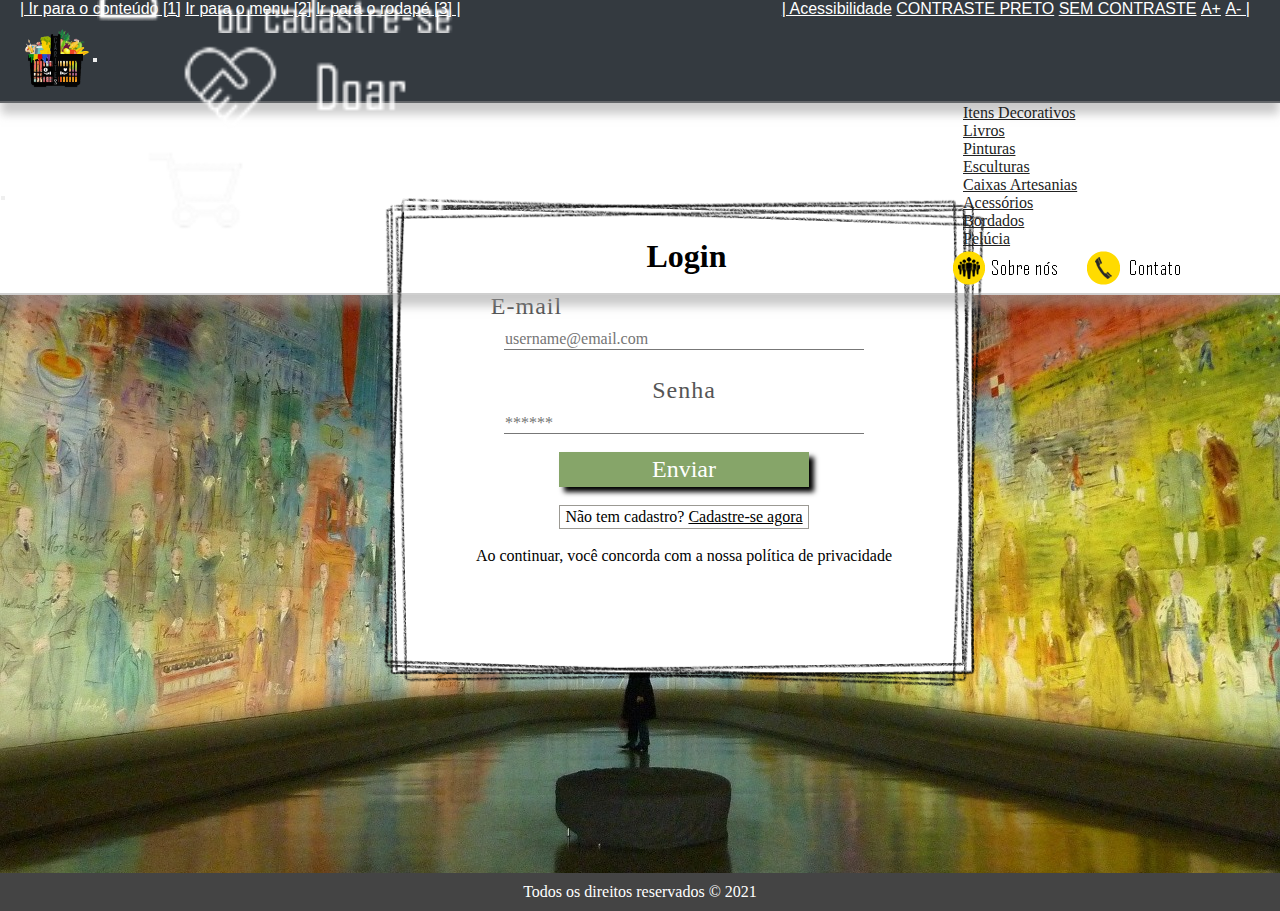
<file: Cárites-E-commerce/view/login.html>
<!DOCTYPE html>

<!--Página inicial-->
<html lang="pt-BR">

	<head>
	   <title>Login</title>

		<!-- Metadados -->
		    <meta charset="utf-8">

        <meta name="Description" content="Login">

        <meta name="Keywords" content="Login, html, web">

        <meta name="viewport" content="width=device-width, initial-scale=1.0">

        <link rel="stylesheet" href="estilo.css">

        <link rel="icon" href="Imagens/favicon.ico" type="image/x-icon">

        <link rel="stylesheet" href="https://stackpath.bootstrapcdn.com/bootstrap/4.1.3/css/bootstrap.min.css" integrity="sha384-MCw98/SFnGE8fJT3GXwEOngsV7Zt27NXFoaoApmYm81iuXoPkFOJwJ8ERdknLPMO" crossorigin="anonymous">

        <link id="acessibilidadeCss" rel="stylesheet" href="estilo.css">

        <script src="https://code.jquery.com/jquery-3.3.1.slim.min.js" integrity="sha384-q8i/X+965DzO0rT7abK41JStQIAqVgRVzpbzo5smXKp4YfRvH+8abtTE1Pi6jizo" crossorigin="anonymous"></script>

        <script src="https://cdnjs.cloudflare.com/ajax/libs/popper.js/1.14.3/umd/popper.min.js" integrity="sha384-ZMP7rVo3mIykV+2+9J3UJ46jBk0WLaUAdn689aCwoqbBJiSnjAK/l8WvCWPIPm49" crossorigin="anonymous"></script>

        <script src="https://stackpath.bootstrapcdn.com/bootstrap/4.1.3/js/bootstrap.min.js" integrity="sha384-ChfqqxuZUCnJSK3+MXmPNIyE6ZbWh2IMqE241rYiqJxyMiZ6OW/JmZQ5stwEULTy" crossorigin="anonymous"></script>

        <script src="JavaScript/fonte.js"></script>

        <script src="JavaScript/login.js"></script>

        <script src="JavaScript/contraste.js"></script>

	</head>

	<body style="width:100%;">

        <!--Barra de Acessibilidade-->
      <!--Retirei
        <div id="brancotopo">-->
        <div id="acessibilidade">
            <ul id="atalhos" class="d-none d-lg-inline">
               <li><a href="#titulo1_cadastro" accesskey="1" title="Ir diretamente para o conteúdo">|   Ir para o conteúdo [1]</a></li>
               <li><a href="#menu" accesskey="2" title="Ir diretamente para o menu">Ir para o menu [2]</a></li>
               <li><a href="#rodape" accesskey="3" title="Ir diretamente para o rodapé">Ir para o rodapé [3]  |</a></li>
            </ul>
            <ul id="atalhos2">
              <li><a href="acessibilidade.html" title="Ir para a página de Acessibilidade">|  Acessibilidade</a></li>
             <li class="contraste"><a href="javascript:void(0)" title="Contraste Preto" id="contraste">CONTRASTE PRETO</a></li>
             <li class="contraste"><a href="javascript:void(0)" title="Sem Contraste" id="semcontraste">SEM CONTRASTE</a></li>
             <li class="fonte"><a href="javascript:void(0);" title="Aumentar a fonte (Ctrl +)" id="aumenta">A+</a></li>
             <li class="fonte"><a href="javascript:void(0);" title="Diminuir a Fonte (Ctrl -)" id="diminui">A-  |</a></li>
            </ul>      
       <!--  </div>-->
    </div>
        <!-- Fim Barra de Acessibilidade-->

       <!--Libras-->
       <div vw class="enabled" >
           <div vw-access-button class="active"></div>
           <div vw-plugin-wrapper>
           <div class="vw-plugin-top-wrapper"></div>
           </div>
           </div>
           <script src="https://vlibras.gov.br/app/vlibras-plugin.js"></script>
           <script>
           new window.VLibras.Widget('https://vlibras.gov.br/app');
           </script>
       <!--Fim Libras-->

       <header>
           
         <!-- Inicio Bootstrap -->

               <!-- Parte Superior do Menu -->
               <nav class="navbar navbar-expand fundo">
                 <a class="navbar-brand" href="index.html"><img id="logo" src="Imagens/carites.png" alt="Logo marca"></a>
                 <button class="navbar-toggler" type="button" data-toggle="collapse" data-target="#navbarsExample02" aria-controls="navbarsExample02" aria-expanded="false" aria-label="Toggle navigation">
                   <span class="navbar-toggler-icon"></span>
                 </button>
           
                 <div class="collapse navbar-collapse" id="navbarsExample02">
                      <form class="form-inline my-2 my-md-0 d-none d-lg-inline">
                         <input class="form-control" type="search" list="historico" placeholder="  Pesquisar....">
                         <a href="pesquisar.html"> <input class="btnBusca" type="button"> </a>
                          
                       </form>

                       <datalist class="datalist_edit" id="historico">
                         <option value ="Arte Brasileira"></option>
                         <option value ="Artesanato"></option>
                         <option value ="Quadros e Pinturas"></option>
                         <option value ="Decoração"></option>
                         <option value ="Livros infantis"></option>
                       </datalist>

                   <ul class="navbar-nav mr-auto ml-5 ">
                     <li class="nav-item active ">
                       <a class="nav-link" href="Login.html"><img src="Imagens/img_cadastro.fw.png" alt="cadastro" style="width:100%"></a>
                     </li>
                     <li class="nav-item">
                         <a class="nav-link" href="doacao.html"><img src="Imagens/img_doar.fw.png" alt="doação" style="width:100%"></a>
                       </li>
                     <li class="nav-item">
                       <a class="nav-link" href="carrinho.html"><img src="Imagens/img_carrinho.fw.png" alt="carrinho" style="width:100%"></a>
                     </li>
                   </ul>
             
                 </div>
               </nav>

           <!-- Parte Inferior do Menu -->
           <nav class="navbar navbar-expand-lg navbar-light bg-light"style="z-index: 100;">
                
            <button class="navbar-toggler" type="button" data-toggle="collapse" data-target="#navbarsExample04" aria-controls="navbarsExample04" aria-expanded="false" aria-label="Toggle navigation">
              <span class="navbar-toggler-icon"></span>
            </button>
      
            <div class="collapse navbar-collapse" id="navbarsExample04">
              <ul  class="navbar-nav mr-auto">
                <li class="nav-item active">
                  <a class="nav-link" href="#">Itens Decorativos</a>
                </li>
                <li class="nav-item active">
                  <a class="nav-link" href="#">Livros</a>
                </li>
                <li class="nav-item active">
                  <a class="nav-link" href="pesquisar.html">Pinturas</a>
                </li>
                <li class="nav-item active">
                  <a class="nav-link" href="#">Esculturas</a>
                </li>
                <li class="nav-item active">
                  <a class="nav-link" href="#">Caixas Artesanias</a>
                </li>
                <li class="nav-item active">
                  <a class="nav-link" href="#">Acessórios</a>
                </li>
                <li class="nav-item active">
                  <a class="nav-link" href="#">Bordados</a>
                </li>
                <li class="nav-item active">
                  <a class="nav-link" href="#">Pelúcia</a>
                </li>
              </ul>
         
              
              <div class="amarelo_menu">
                <a href="sobre_nos.html" class="d-block d-lg-inline"><img src="Imagens/img_sobre.fw.png" alt="Sobre nós"></a>
                <a href="contato.html" class="d-block d-lg-inline"><img src="Imagens/img_contato.fw.png" alt="Contato"></a></div>
            </div>
         
          </nav>

     <!-- Fim Bootstrap -->

    </header>

    <br><!--
    <ul class="breadcrump1" style="background-color: transparent!important;">
        <li style="background-color: transparent!important;"><a style="background-color: transparent!important;" href="index.html" style="color: #86A569;">Início</a></li>
        <li style="background-color: transparent!important;">Login</li>	
    </ul>-->

        <!--Capa da página login-->

        <div id="capa_login"></div>
       
          <div id="branco_login">
     
              <h1 id="titulo_login">Login</h1><br>

              <div id="form">

                 <form name="formulario" id="formulario" method="POST" onsubmit="return validar_login();">
                      <label for="email" class="alinhamento_login">E-mail</label><br>
                      <input type="email" name="email" id="email" placeholder="username@email.com"><br>

                      <label for="senha" class="alinhamento_login"><br>Senha</label><br>
                      <input type="password" name="senha" id="senha" minlength="6" maxlength="12" placeholder="******"><br><br>

                      <input type="submit" name="enviar" id="enviar_login" value="Enviar">
                 </form>
                 <br>

                 <a href="cadastro.html"><p class="nao_cadastro">Não tem cadastro? <u>Cadastre-se agora</u></p><br></a>

                 <p class="login_termos">Ao continuar, você concorda com a nossa política de privacidade</p>
                 
              </div>
          </div>

        <!--Rodapé-->
         <footer id="rodape">
            Todos os direitos reservados &copy; 2021
        </footer>

    </body>

</html>
</file>
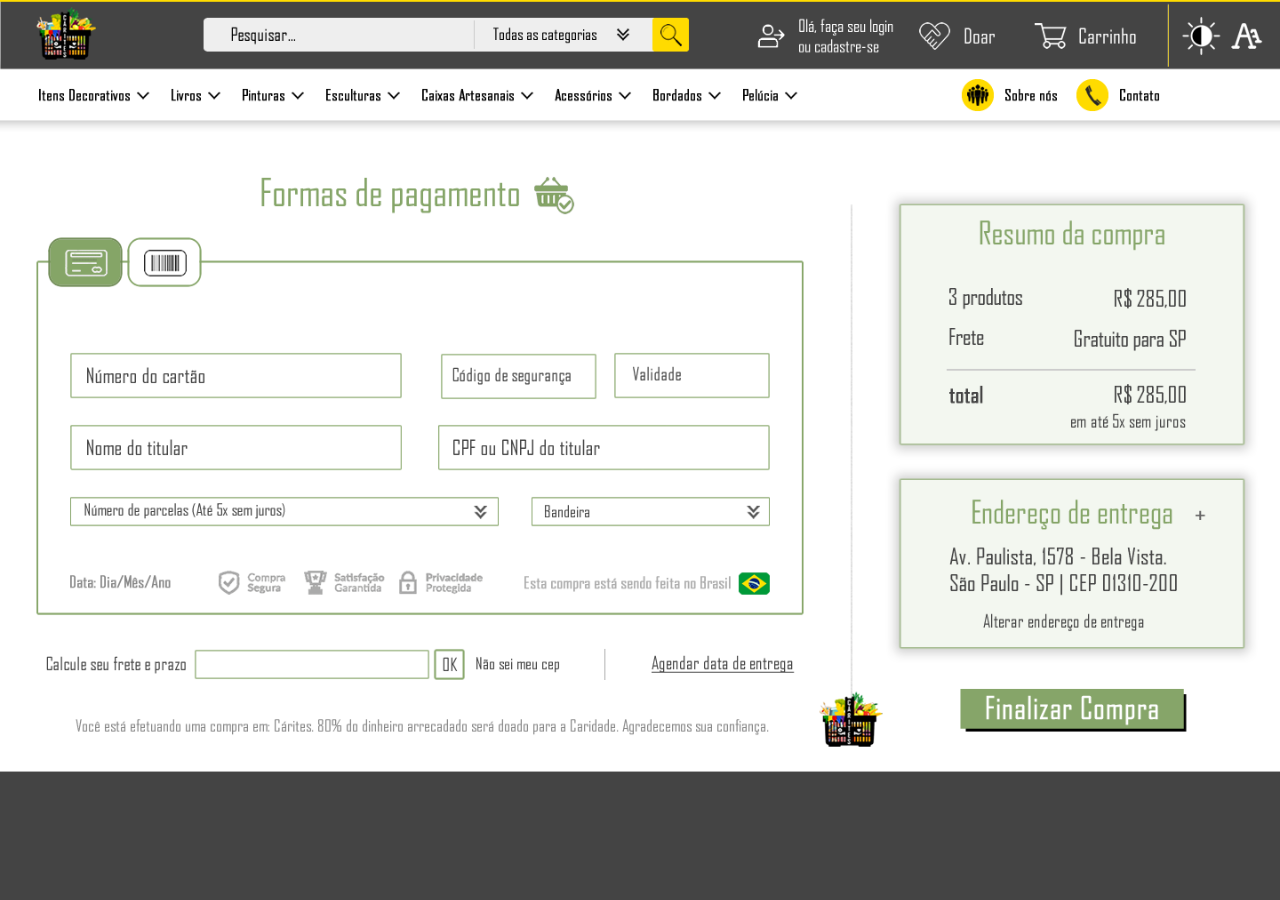
<file: Cárites-E-commerce/view/pagamento.html>
<!DOCTYPE html>
    <html lang="pt-BR">
    <head>
        <!-- Metadados -->
            <meta charset="utf-8">
            <meta name="Description" content="Pagamento">
            <meta name="Keywords" content="Pagamento, html, web">
            <link rel="stylesheet" href="estilo.css">
            <link rel="icon" href="Imagens/favicon.ico" type="image/x-icon">
            <meta name="viewport" content="widht=device-widht, initial-scale=1.0">
        <title>Layout Pagamento</title>
    </head>
    <body style="background: #444444;">
        <a href="pedidos.html"><img src="Imagens/pagamento.fw.png" alt="Página pesquisar" style="width: 100%; height: 105%; margin: 0%;"></a>
        
    </body>
    </html>
</file>
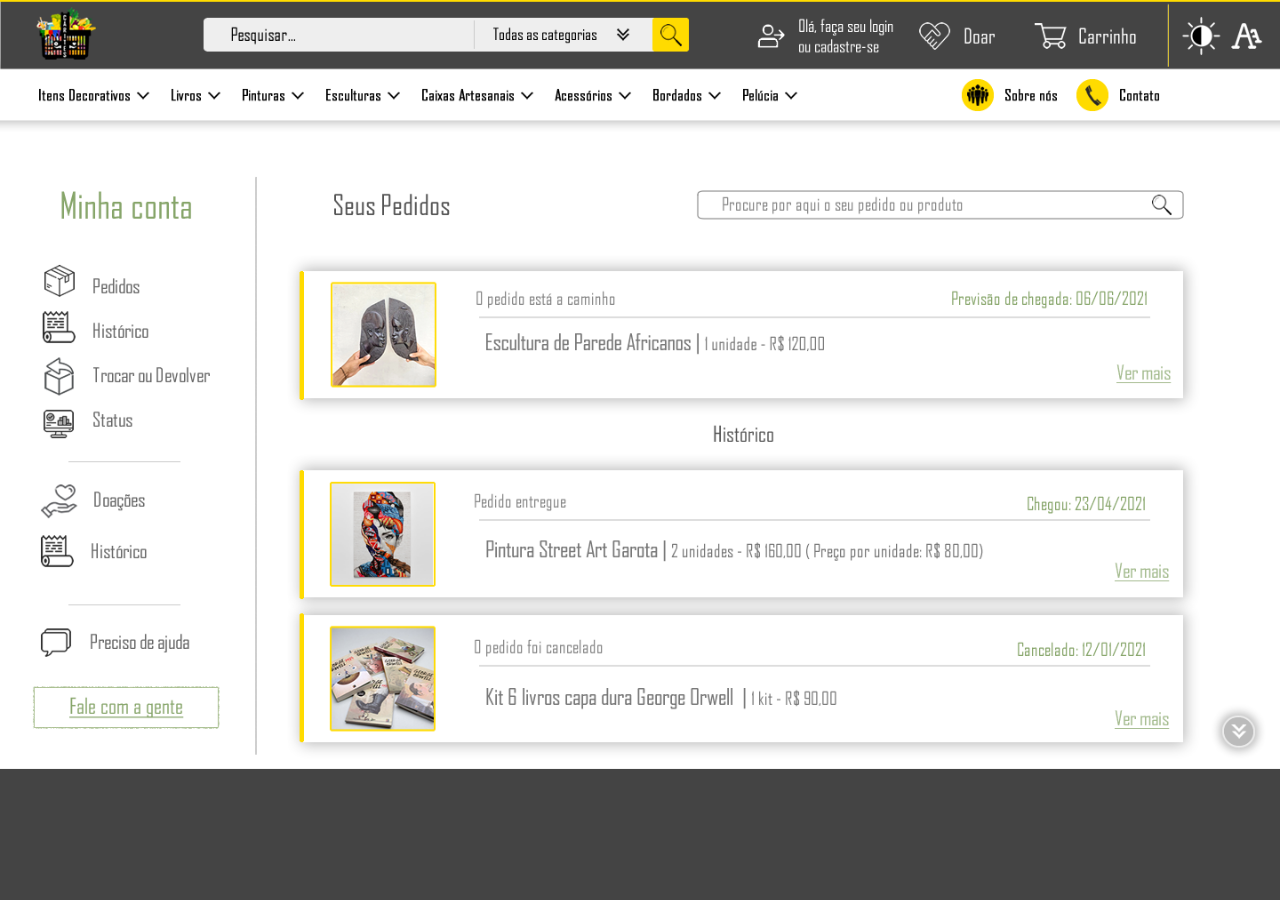
<file: Cárites-E-commerce/view/pedidos.html>
<!DOCTYPE html>
    <html lang="pt-BR">
    <head>
        <!-- Metadados -->
            <meta charset="utf-8">
            <meta name="Description" content="Pedidos">
            <meta name="Keywords" content="Pedidos, html, web">
            <link rel="stylesheet" href="estilo.css">
            <link rel="icon" href="Imagens/favicon.ico" type="image/x-icon">
            <meta name="viewport" content="widht=device-widht, initial-scale=1.0">
        <title>Layout Pedidos</title>
    </head>
    <body style="background: #444444;">
        <a href="index.html"><img src="Imagens/pedidos.fw.png" alt="Página pesquisar" style="width: 100%; height: 105%; margin: 0%;"></a>
        
    </body>
    </html>
</file>
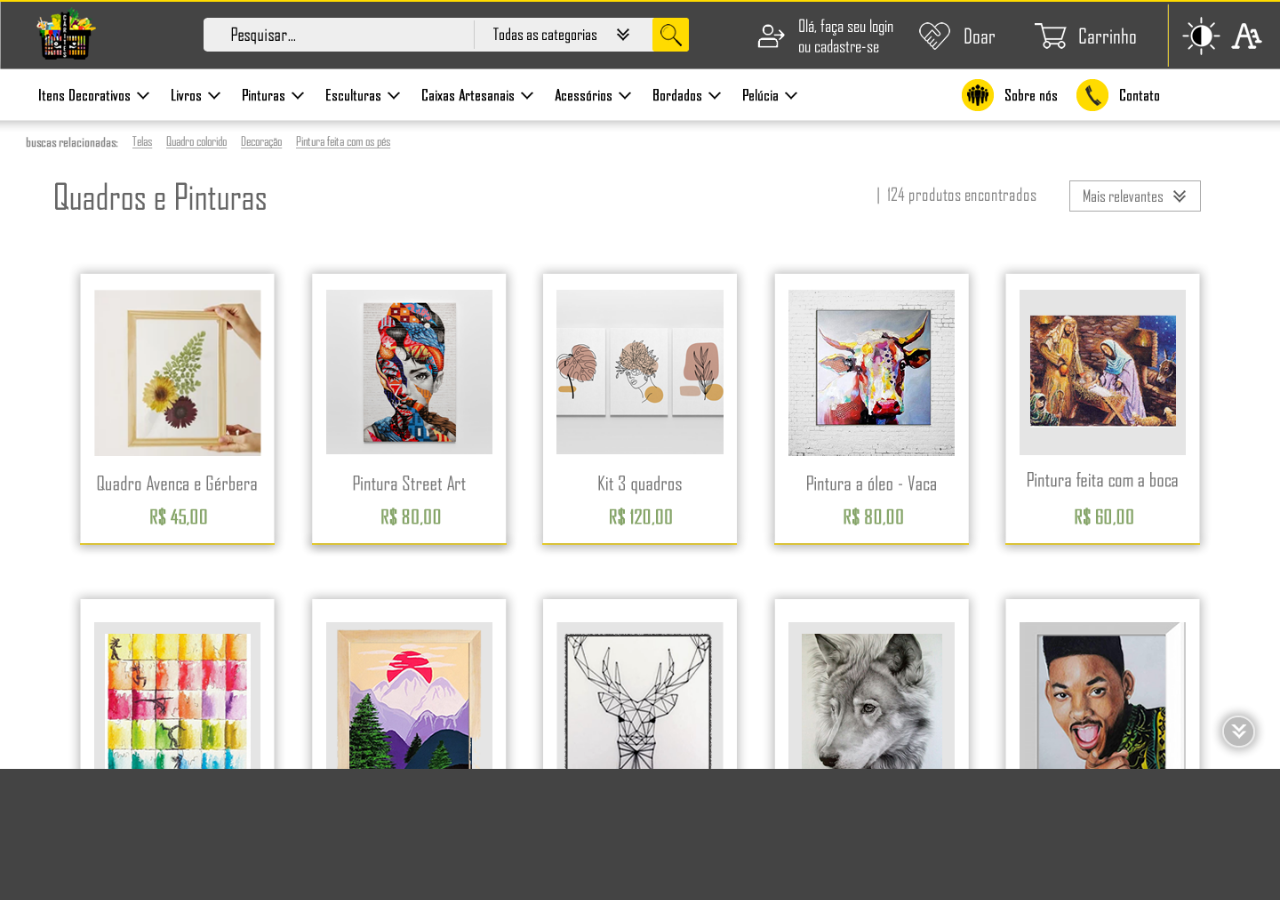
<file: Cárites-E-commerce/view/pesquisar.html>
<!DOCTYPE html>
    <html lang="pt-BR">
    <head>
        <!-- Metadados -->
            <meta charset="utf-8">
            <meta name="Description" content="Pesquisar">
            <meta name="Keywords" content="Pesquisar, html, web">
            <link rel="stylesheet" href="estilo.css">
            <link rel="icon" href="Imagens/favicon.ico" type="image/x-icon">
            <meta name="viewport" content="widht=device-widht, initial-scale=1.0">
        <title>Layout Pesquisar</title>
    </head>
    <body style="background: #444444;">
        <a href="index.html"><img src="Imagens/pesquisar.fw.png" alt="Página pesquisar" style="width: 100%; height: 105%; margin: 0%;"></a>
        
    </body>
    </html>
</file>
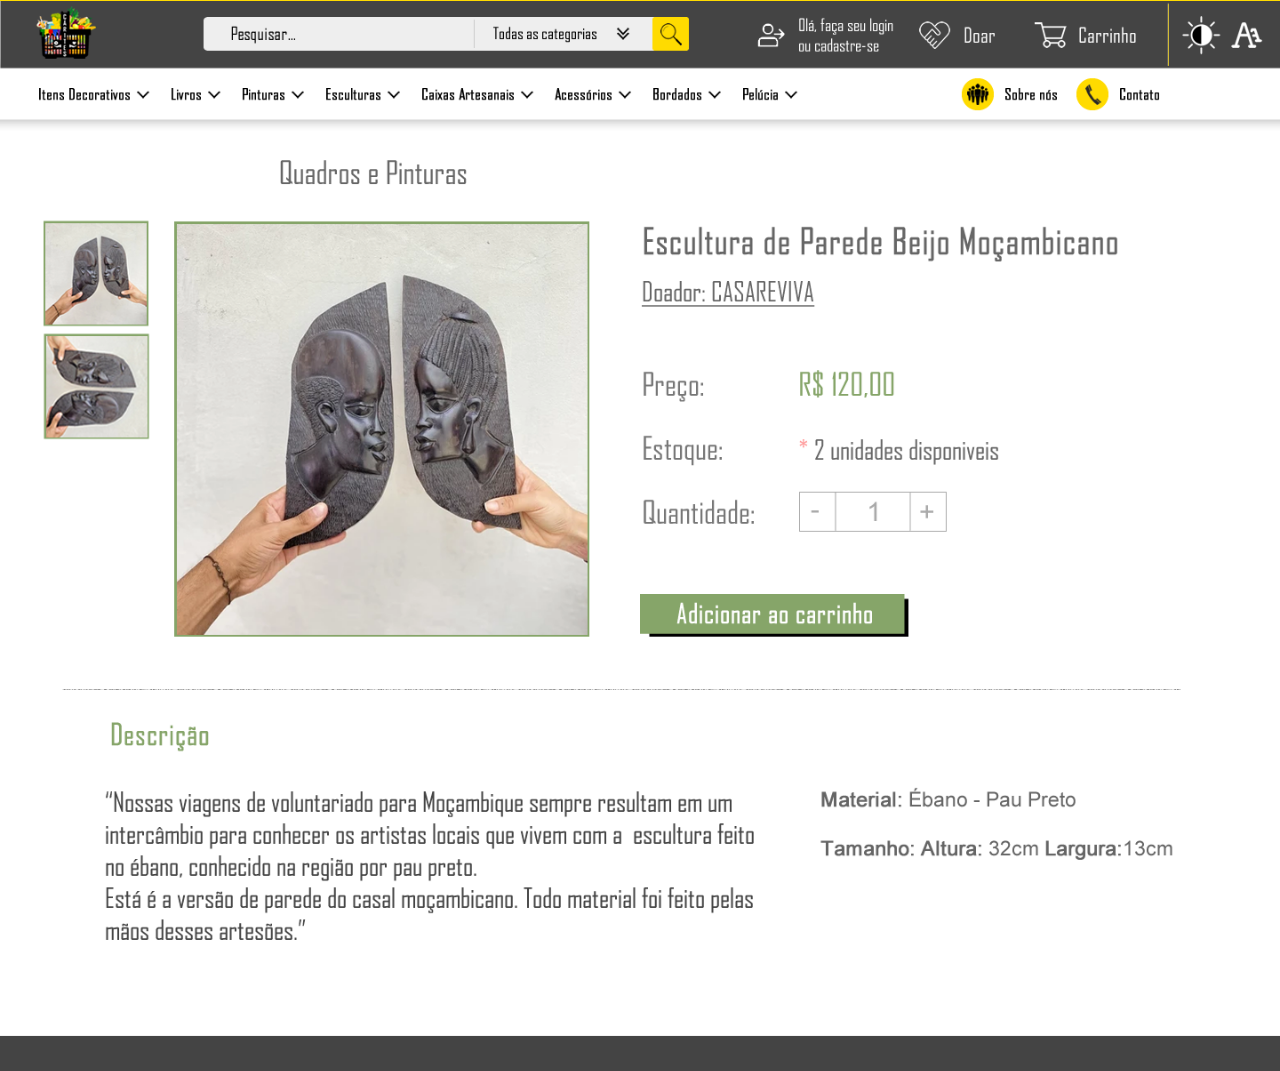
<file: Cárites-E-commerce/view/produto.html>
<!DOCTYPE html>
    <html lang="pt-BR">
    <head>
        <!-- Metadados -->
            <meta charset="utf-8">
            <meta name="Description" content="Produto">
            <meta name="Keywords" content="Produto, html, web">
            <link rel="stylesheet" href="estilo.css">
            <link rel="icon" href="Imagens/favicon.ico" type="image/x-icon">
            <meta name="viewport" content="widht=device-widht, initial-scale=1.0">
        <title>Layout Produto</title>
    </head>
    <body style="background: #444444;">
        <a href="carrinho.html"><img src="Imagens/produto.fw.png" alt="Página produto" style="width: 100%; height: 105%; margin: 0%;"></a>
        
    </body>
</html>
</file>
<file: Cárites-E-commerce/view/estilo.css>
/* Projeto loja virtual Cárites */

    /*Zerando a página*/
    *{margin: 0; padding: 0; box-sizing: border-box;}

    /* Bases */ 
    body{
        float: left;
        width: 100%;
        height: 100%;
        font-family: "Agency FB", courier monospace;
        /*overflow-x: hidden;*/
        font-size: 16px;
    }

    a, li{
        list-style: none;
    }

    /*Retirei
    Barra de Acessibilidade 
    #brancotopo{
        width: 100%;
        height: 30px;
        min-height: 10%;
        background-color: #343a40;  
    }*/

    #acessibilidade{
        float: left;
        width: 100%;
        min-height: 3%;
        background-color: #343a40; 
        /*Retirei
        height: 300px;
        margin-bottom: -20px;*/ 
    }
  
    #atalhos{
        list-style: none;
        font-family: arial;
        float: left;
        margin-bottom: 0;
        margin-left: 20px;
    }
  
    #atalhos li{
        display: inline;
    }
  
    #atalhos2{
        list-style: none;
        font-family: arial;
        float: right;
        margin-right: 30px;
        margin-bottom: 0; 
    }
  
    #atalhos2 li{
        display: inline;
    }

    header{
        float: left;
        width: 100%;
        min-height: 20%;
    }

    /* caminho */
    .breadcrump{
        padding-left: 2%;
        list-style: none;   
    }
   
    .breadcrump li{
        display: inline;
        font-family: Verdana, Geneva, Tahoma, sans-serif;
        font-size: 0.7em;
        color: #000;
    }
  
    .breadcrump li+li:before{
        padding: 8px;
        content: "/\00a0";
        color: #000; 
    }
  
    .breadcrump li{
        color: rgb(56, 55, 55);
        text-decoration: none;
    }

    .breadcrump1{
        padding-left: 2%;
        list-style: none;
        position: absolute;
        margin-top: 110px;
        width: auto;
    }

    .breadcrump1 li{
        display: inline;
        font-family: Verdana, Geneva, Tahoma, sans-serif;
        font-size: 0.7em;
        color: #000;
        color: rgb(56, 55, 55);
        text-decoration: none;
     }
      
    .breadcrump1 li+li:before{
          padding: 8px;
          content: "/\00a0";
          color: #000;    
    }

    .breadcrump2{
        padding-left: 2%;
        list-style: none;
        position: absolute;
        margin-top: 20px;
        width: auto;
        color: white;   
    }

    .breadcrump2 li{
        display: inline;
        font-family: Verdana, Geneva, Tahoma, sans-serif;
        font-size: 0.7em;
        color: white;
        text-decoration: none;
    }
      
    .breadcrump2 li+li:before{
          padding: 8px;
          content: "/\00a0";
          color: white;   
    }  
    /*Fim breadcrump*/

    #conteudo{
        float: left;
        width: 100%;
        min-height: 35%;
    }

    #conteudo2{
        float: left;
        width: 90%;
        min-height: 35%;
    }

    /*Rodapé*/
    #rodape{
        float: left;
        width: 100%;
        min-height: 10%;
        padding-top: 10px ;
        padding-bottom: 10px ;
        background-color:#444;
        font-family: Georgia, 'Times New Roman', Times, serif;
        color: #FFF;
        text-align: center;
    }

    /* Personalizar a barra scrollbar */
    ::-webkit-scrollbar{
        width: 10px;
        height: 10px; 
   }
  
    ::-webkit-scrollbar-track{
        background: #444; 
    }
  
    ::-webkit-scrollbar-thumb{
        background: #FFDB00;   
    }

    /*Fim bases*/

    /*Menu principal e menu departamentos*/

    /* MENU */

    .fundo{
        background-color: #343a40!important;
        color: white !important;
        max-height: 85px!important;
    }

    input{
        padding: 1px;
    }

    #logo{ 
        width: 72px;
        height: 74px;
        margin-left: 20px;
    }

    .form-control{
        width: 300px;
        min-width: 265px; 
        height: 38px;
        border-radius: 3px;
        margin-bottom: 0x;
        margin-top: -30px;
        margin-left: 40px; 
    }

    #historico, option{
        max-width: 200px;  
    }

     .btnBusca{
        width: 42px; 
        height: 38px;
        background-image: url(Imagens/lupa.png);
        border: none;
        cursor: pointer;
        padding: 0;
        margin: 0;
        margin-top: 20px;        
    }

    .navbar-light .navbar-nav .active>.nav-link, .navbar-light .navbar-nav .nav-link.active, .navbar-light .navbar-nav .nav-link.show, .navbar-light .navbar-nav .show>.nav-link {
        color: #222;
        padding-top: 10px;
        padding-bottom: 10px;
    }

    .navbar-expand-lg .navbar-nav .nav-link {
        padding-right: 10px;
        padding-left: 30px;  
    }

    
    .navbar-expand-lg .navbar-nav .nav-link:hover {
        color: #86A569;
    }


    .navbar{
        position: relative;
        display: -ms-flexbox;
        display: flex;
        -ms-flex-wrap: wrap;
        flex-wrap: wrap;
        -ms-flex-align: center;
        align-items: center;
        -ms-flex-pack: justify;
        justify-content: space-between;
        padding: 1px;
        margin: 0; 
    }

    .nav-link{
        font-size: 1em;        
    }
    
    .bg-dark {
        background-color: #343a40!important;
        max-height: 85px!important;
    }

    .navbar-expand {
        -ms-flex-flow: row nowrap;
        flex-flow: row nowrap;
        -ms-flex-pack: start;
        justify-content: flex-start;
    }

    .navbar, .navbar-expand-lg, .navbar-light, .bg-light{
       z-index: 100;
       border-bottom: 2px solid rgba(153, 153, 153, 0.473);
       -webkit-box-shadow: 0px 12px 9px -1px rgba(153,153,153,0.52); 
       box-shadow: 0px 12px 9px -1px rgba(153,153,153,0.52);   
    }
    
    /* menu superior preto */    
    .navbar-dark{
        padding: 1px;
    }
     
    .bg-dark{
        padding: 1px;
    }

    .amarelo_menu{
        padding-right: 80px;
        padding-left: 10px ;
    }

    .d-block, .d-lg-inline{
        padding-right: 10px;
    }

    label{
        padding-top: 0;
        margin-top: 0;
        margin-bottom: 0; 
    }

    /*Home*/
    #capa_home{
        float: left;
        width: 100%;
        height: auto;    
        background-image: url("Imagens/capa_home.fw.png");
    }

    #titulo_home{     
        text-align: center;
        color: white;
        font-size: 2.8em;
        font-family: Britannic;
        font-style: bold;
        width: auto;
        height: auto;  
        position: relative;
        padding: 0;
        margin: 0;
        padding-top: 60px;
    }

    #seta_home{
        width: 25px;
        position: relative;
        margin-left: 47%;
        margin-right: 47%;
        margin-top: 0;
        margin-bottom: 5px;
        padding: 0;
        padding-top: 30px;
    }

    #titulo2_home{  
        width: auto;
        height: auto;   
        position: relative;
        margin-left: 6%;
        margin-top: 1%;
        margin-bottom: 2%;
        text-align: left;
        font-family: 'Agency FB';
        font-weight: lighter;
        color: #6e6d6d;
        font-size: 1.6em;
    }

    /*1° section produtos*/ 
    #bloco_home{
        float: center;
        width: 85%;
        height: auto;
        margin-left: 12%;
        margin-right: 12%;
    }

    /*2° section produtos*/ 
    #bloco2_home{
        float: center;
        width: 85%;
        height: auto;
        margin-left: 12%;
        margin-right: 12%;
    }
    
    .p_home{
        text-align: center;
        font-family: 'Agency FB';
        font-style: normal;
        color: #545454;
        font-size: 1.1em;
        margin: 0;
        position: relative;
        width: 228px;
    }

    .p2_home{
        text-align: center;
        font-weight: bold;
        font-family: 'Agency FB';
        font-style: normal;
        color: #545454;
        font-size: 1em;
        margin: 0;
        position: relative;
        padding: 20px; 
        width: 228px; 
    }

    .imagem_home{
        float: left;
        width: 230px;
        border-bottom: solid 2px gold;
        box-shadow: 0 0 1em #AAA;
        padding-bottom: 20px;
        margin-left: 3%;
        margin-bottom: 2%;
        display: flex;
        flex-wrap: wrap;
        min-height: 200px;
        position: relative;
    }

    .imagem_home:hover{
        border-bottom: solid 2px gold;
        box-shadow: 0 0 1em rgb(94, 94, 93);
    }

    .produto_home{
        position: relative;
        margin-left: auto;
        margin-right: auto;
        padding: 15px 18px;
        width: 80%; 
    }
    /*Fim Home*/

    /* Login */

    #capa_login{
        float: left;
        width: 100%;
        height: 100%;  
        min-height: 578px;  
        background-image: url("Imagens/fundologin.fw.jpeg");
        background-repeat: no-repeat;
        margin-left: 0;
        margin-right: 0;
        background-size: 100%;
        background-size: cover;
    }

    #branco_login{
        /* a caixa tem 47% */
        position: absolute;
        width: 600px;
        height: 500px;
        margin-top: 180px;  
        margin-left: 30%;
        margin-right: 29%; 
        background-image: url("Imagens/fundobrancologin.fw.png");
        background-repeat: no-repeat;
        z-index: 10;
        background-size: 600px;
    }

    #titulo_login{
        padding: 0;
        margin: 0;
        width: 605px;
        text-align: center;
        margin-top: 40px;
    }

    #form{
        /* position: relative; */
        padding: 0;
        margin: 0;
        width: 600px;
        text-align: center;
    }

    .alinhamento_login{
        text-align: left;
        margin-left: -315px;
    }

    #enviar_login{
        margin-left: auto;
        margin-right: auto;
        padding: 0;
        width: 250px;
    }

    .nao_cadastro{
        margin: 0;
        width: 250px;
        padding: 0;
        border: solid 1px rgb(155, 153, 147);
        margin-left: auto;
        margin-right: auto; 
        text-decoration: none;
        color: #000;
        padding-top: 2px;
        padding-bottom: 2px;
    }

    a {
        color: white;
    } 


    .login_termos{
        padding: 0;
        margin: 0;
        width: 600px; 
        font-size: 1em; 
        text-align: center;  
    }

    input[type=email]{
        width: 360px;   
        background-color: inherit;
    }

    input[type=password]{
        width: 360px;  
        background-color: inherit; 
    }

    /* esse campo é do arquivo cadastro */

    input[type=tel]{
        width: 360px;   
        background-color: inherit;
    }
    /* Fim Login */

    /* Cadastro */

    #cadastro{
        float: left;
        width: 600px;
        min-height: 550px;
        margin-left: 5%;  
     }

    #capa_cadastro{ 
        float: left;
        min-height: 710px; 
        width: 420px;
        padding: 0;
        margin: 0;
        z-index: -10;

    }

    #detalhe_cadastro{
        background-image: url("Imagens/detalhe_cadastro.png");
        background-repeat: no-repeat;
        float: right;
        min-height: 600px;
        min-width: 145px;
        padding: 0;
        bottom: 0;
        background-size:cover;
        margin-top: -60px;
    }

    #geral_cadastro{
        float: left;
        width: 100%;
        min-height: 67%;
        /* 
        Retirei ou alterei
        margin-top: -600px;
        padding-top:0;
        margin-left: 30%;
        margin-right: 10%;
        position: relative;  
        min-height: 80%;*/     
    }


    #titulo1_cadastro{
        float: left;
        text-align: center;
        color: #86A569;
        font-size: 2em;
        font-family: "Agency FB";
        font-weight: lighter;
    
        margin-top: 3%;
        margin-bottom: 4%;
        width: 800px;
        height: auto;
        /*
        Retirei ou alterei
        position: relative;
        padding: 0;
        margin: 0;
        margin-bottom: -20px;*/        
    }

    #esquerda_doacao{
        float: left;
        width: 250px;
        padding-bottom: 20px;
        margin-left: 15%;
        margin-bottom: 2%;
        display: flex;
        flex-wrap: wrap;
        height: 500px;
        position: relative;
        margin-top: 10px;
    }

    #cadastro_left{
        float: left;
        z-index: 20;
        display: flex;
        flex-wrap: wrap;
        width: 240px;
        margin-right: 15px;
        padding-bottom: 25px;
        margin-left: 25px;
        /*
        Retirei ou alterei
        position: relative;
        margin-left: 15%;
        */

    }

    #cadastro_right{
        /*position: relative;
        margin-left: 15%; 
        */
        float: right;
        display: flex;
        flex-wrap: wrap;
        width: 250px; 
         margin-left: 15px;   
    }

    #cadastro_bottom{
        /*position: absolute;*/
        /*padding-left: 150px;*/
        /*margin-top: 250px;*/
        height: auto;
        width: 555px;
        float: left;
        margin-left: 70px;
    }

    input, select{
        width: 250px;
        color: #777;
        border-top: none;
        border-right: none;
        border-left: none;
        font-family: "Agency FB";
        font-size: 1em;
        padding-top: 10px;
        border-bottom: 1px solid;          
    }
    
    label, legend{
        font-family: "Agency FB";
        font-size: 1.5em;
        color: #555;
        background-color: none;
    }

    input[type=submit]{
        width: 240px;
        height: 35px;
        background-color: rgb(134, 165, 105);
        color: #FFF;
        box-shadow: 5px 5px 5px black;
        margin-right: 5%;
        font-size: 1.5em;
        padding-top: 0px;
        border-bottom: none;           
    }
    
    input[type=reset]{
        width: 240px;
        height: 35px;
        background-color: rgb(134, 165, 105);
        color: #FFF;
        box-shadow: 5px 5px 5px black;
        font-size: 1.5em;
        padding-top: 0px;  
    }

    input[type=submit]:hover{
        background-color: rgb(43, 54, 33);
        box-shadow: 5px 5px 5px rgb(134, 165, 105);
        transition: 1s;
    }

    input[type=reset]:hover{
        background-color: black ;
        box-shadow: 5px 5px 5px rgb(134, 165, 105);
        transition: 1s;
    }

    .required:after{
        content: "*";
        color: red;
    }
    
    #concordo{
        width: 20px;
       
       /* margin-left: 130px;*/
    }

    #text_concordo{
        padding-top: 0px;
        font-size: 1em;
        text-align: left;
      
    }

    #enviar_cadastro{
        margin-left: 183px;
        margin-right: 183px;
        padding: 0;
        width: 250px;
    }

     #capa_precadastro{
        width: auto;
        height: 700px;
        padding: 0;
        margin: 0;
        z-index: -5;
        float: right;
        margin-top: -10px;
       
    } 

    #titulo_cadastro{
        margin-left: 100px;
        color: rgb(134, 165, 105);
        margin-top: 100px;

    }


    #titulo_precadastro{
        text-align: center;
        color: rgb(134, 165, 105);
        padding-top: 210px;
        width: 55%;
        padding-left: 30px;

    }

    .text_precadastro{
        font-size: 1.5em;
        text-align: center;
        width: 55%;
        padding-left: 30px;

    }

    .cadastro_pfpj{
        text-align: center;
        width: 55%;
        padding-left: 30px;
       
    }
    .precadastrobotao{ 

        background-color: rgb(134, 165, 105);
        color: #FFF;
        box-shadow: 5px 5px 5px black;
        margin-right: 0;
       
        font-size: 1.5em;
        padding-top: 0px;
        border-bottom: none;
        margin-top: 20px;      
        margin-left: 250px;       
}

    /* Fim Cadastro */

    /* Doação */
    #titulo1_doacao{
        text-align: center;
        color: #86A569;
        font-size: 2.1em;
        font-family: "Agency FB";
        font-weight: lighter;
        position: relative;
        width: 200px;
        height: 50px;
        margin-left: 30%;
        margin-top: 70px;  
       
    }
    
    #capa_doacao{
        width: 360px;
        height: 900px;
        padding: 0;
        margin: 0;
        z-index: -5;
        right: 0;
        position: fixed;
        margin-top: -60px;  
    }

    label, textarea {
       letter-spacing: 1px;
    }

    textarea {
        padding: 3px;
        line-height: 1.5;
        border-radius: 5px;
        border: 1px solid #ccc;
        box-shadow: 1px 1px 1px #999;  
    }

    #detalhe_doacao{
        background-image: url("Imagens/detalhe_doar.fw.png");
        background-repeat: no-repeat;
        width: 130px;
        height: 500px;
        position: absolute; 
        padding: 0;
        bottom: 0;
        background-size: cover;
        position: fixed;
        z-index: -5;
    }

    .doacao{
        margin-left: 15%;
    }

    #esquerda_doacao{
        float: left;
        width: 250px;
        padding-bottom: 20px;
        margin-left: 15%;
        margin-bottom: 2%;
        display: flex;
        flex-wrap: wrap;
        height: 500px;
        position: relative;
        margin-top: 10px;
    }

    #direita_doacao{
        float: left;
        width: 250px;
        padding-bottom: 20px;
        margin-left: 10%;
        margin-bottom: 2%;
        display: flex;
        flex-wrap: wrap;
        height: 600px;
        position: relative;
        margin-top: 10px;
    }

    .confirmar_doacao{ 
        margin: 0;
        padding: 0;
        width: 250px;
        margin-left: 15%;
        margin-top: -20px;
        margin-bottom: 30px;    
 
    }

    input[type=radio]{
    width: auto; 
    height: auto;  
    margin: 8px;
    padding: 0;

    }

    input[type=checkbox]{
        width: auto; 
        height: auto;  
        margin: 8px;
        padding: 0;
    }

    .pfpj{
        margin-top: 20px;
        margin-left: 40px;
    }

    .ciencia{
        margin-top: 20px;
        text-align: center;
    }

    #fotos{
        padding-top: 7px;
        padding-left: 3px;
        padding-right: 3px;
        padding-bottom: 3px;
        margin-top: 2px;
        border-radius: 5px;
        border: 1px solid #ccc;
        box-shadow: 1px 1px 1px #999;       
    }
   
    input[type=file]{
        width: auto; 
        height: auto;  
        padding: 0;
        border: none;
        font-size: 13px;   
    }

    label #file-upload-button{
        background-color: blueviolet;
        color: brown;
    }
    /* Fim Doação */


    /* Página Acessibilidade*/
    #bloco_acess{
        background-color: rgb(255, 255, 255);
        color:black;
        width: 86%;
        margin-left: 6%;
        margin-right: 6%;
        margin-top: 2%;
        margin-bottom: 0;
        height: 150%;
        border: 7px double #86A569;
    }
  
    .titulo_acess{
        color: #86A569;
        font-size: 2.1em;
        font-family: "Agency FB";
        font-weight: lighter;
        text-align: center;
        letter-spacing: 2px;
        padding-top: 10px;
    }
  
    .acessibilidade{
       font-size: 1.4em;
       margin-left: 5%;
       margin-right: 4%;
       color:black;
       text-align: justify;
  }


    .fontepreta{
    color: black;
    text-decoration: underline;
    }  
  /* Fim página Acessibilidade*/

/*
    #rodape2{
     
        width: 100%;
        min-height: 10%;
        padding-top: 10px ;
        padding-bottom: 10px ;
        background-color:#444;
        font-family: Georgia, 'Times New Roman', Times, serif;
        font-size: 12px;
        color: #FFF;
        text-align: center;
        bottom: 0;
        z-index: 100;
    }
*/

                        /* RESPONSIVIDADE */

    @media screen and (min-width: 1070px){ 

         /* Aqui é o tamanho da barra de pesquisa */
        .form-control{
            width: 300px;
            min-width: 300px; 
            height: 38px;
            border-radius: 3px;
            margin-bottom: 0x;
            margin-top: -30px;
            margin-left: 40px;     
        }

        .amarelo_menu{

            padding-right: 80px;
            padding-left: 10px ;
        }   
        
    }
    
        
    @media screen and (min-width: 850px) and (max-width: 1070px){ 
        
        .navbar {
            padding: 8px;
        }

        /* Aqui é o tamanho da barra de pesquisa */

        .form-control{
            width: 200px;
            min-width: 200px; 
            height: 38px;
            border-radius: 3px;
            margin-bottom: 0x;
            margin-top: -30px;
            margin-left: 40px;     
        }

        .amarelo_menu{

            padding-right: 8px;
            padding-left: 1px ;
        }


        /* caixa login*/ 

        #branco_login{
            position: absolute;
            width: 605px;
            height: 486px;
            margin-top: 180px;  
            margin-left: 21%;
            margin-right: 20%; 
            background-size: 600px;
        }  
        
                         
        #capa_doacao{
            background-image: none; 
            display: none;
        }


        #esquerda_doacao{
            float: left;
            width: 250px;
            padding-bottom: 20px;
            margin-left: 15%;
            margin-bottom: 2%;
            display: flex;
            flex-wrap: wrap;
            height: 500px;
            position: relative;
            margin-top: 10px;
            margin-right: 0;
        }
    
        #direita_doacao{
            float: left;
            width: 250px;
            padding-bottom: 20px;
            margin-left: 15%;
            margin-bottom: 2%;
            display: flex;
            flex-wrap: wrap;
            height: 600px;
            position: relative;
            margin-top: 10px;
            margin-right: 0;
        }
    
        .confirmar_doacao{ 
            margin: 0;
            padding: 0;
            width: 250px;
            margin-top: -20px;
            margin-bottom: 10px; 
            margin-left: 15%;      
        }


        #titulo1_doacao{
            text-align: center;
            color: #86A569;
            font-size: 2.1em;
            font-family: "Agency FB";
            font-weight: lighter;
            position: relative;
            width: 200px;
            height: 50px;
            margin-left: 36%;
            margin-top: 150px;     
        }

    }
    

    @media screen and (min-width: 700px) and (max-width: 850px){ 
        
        #titulo_home{     
            text-align: center;
            color: white;
            font-size: 2.4em;
            font-family: Britannic;
            font-style: bold;
            width: auto;
            height: auto;  
            position: relative;
            padding: 0;
            margin: 0;
            padding-top: 60px;
        }

            
         /*1° section produtos*/ 
        #bloco_home{
             float: center;
            width: 85%;
            height: auto;
            margin-left: 19%;
             margin-right: 1%;
        }

        /*2° section produtos*/ 
        #bloco2_home{
            float: center;
            width: 85%;
            height: auto;
            margin-left: 19%;
            margin-right: 1%;
        }


         /* caixa login  */
         #branco_login{
            position: absolute;
            width: 605px;
            height: 486px;
            margin-top: 180px;  
            margin-left: 14%;
            margin-right: 0%; 
            background-size: 600px;
        }    
        
        
        #capa_doacao{
            background-image: none; 
            display: none;
        }
          
    }

    @media screen and (min-width: 350px) and (max-width: 700px){ 
        
        #titulo_home{     
            text-align: center;
            color: white;
            font-size: 2em;
            font-family: Britannic;
            font-style: bold;
            width: auto;
            height: auto;  
            position: relative;
            padding: 0;
            margin: 0;
            padding-top: 60px;
        }
        
         /*TIRAR DO CODIGO
        #acessibilidade{
           width: 100%;
           height: 300px;
           height: 3%;
           margin-bottom: -20px;
          }*/

        /* Acessibilidade */
          
        #atalhos2{
            font-size: 0.7em;
            margin-left: -200px;
        }


        /*1° section produtos*/ 
        #bloco_home{
            float: center;
            width: 85%;
            height: auto;
            margin-left: 15%;
            margin-right: 15%;
         }

        /*2° section produtos*/ 
        #bloco2_home{
            float: center;
            width: 85%;
            height: auto;
            margin-left: 15%;
            margin-right: 15%;
        }
    
        /* Descrição produtos*/
         .p_home{
            text-align: center;
            font-family: 'Agency FB';
            font-style: normal;
            color: #545454;
            font-size: 1.2em;
            margin: 0;
            position: relative;
            width: 228px;
        }
   

         /* Página doação */
        
        #capa_doacao{
            background-image: none; 
            display: none;
        }

    
        #esquerda_doacao{
            float: left;
            width: 250px;
            padding-bottom: 20px;
            margin-left: 25%;
            margin-bottom: 2%;
            display: flex;
            flex-wrap: wrap;
            height: 500px;
            position: relative;
            margin-top: 10px;
            margin-right: 0;
            
        }
    
        #direita_doacao{
            float: left;
            width: 250px;
            padding-bottom: 20px;
            margin-left: 25%;
            margin-bottom: 2%;
            display: flex;
            flex-wrap: wrap;
            height: 600px;
            position: relative;
            margin-top: 90px;
            margin-right: 0;
        }

        .confirmar_doacao{ 
            margin: 0;
            padding: 0;
            width: 50px;
            margin-left: -60px;
            margin-right: 0;
            margin-top: 15px;
            margin-bottom: 25px;  
            padding-top: 20px; 
            font-size: 0.9em;    
            margin-bottom: 20px;
        }   
    
    
        #enviar_cadastro{
            margin-left: 183px;
            margin-right: 183px;
            padding: 0;
            width: 50px;
        }
    
        #fotos{
            padding-top: 7px;
            padding-left: 5px;
            padding-right: 5px;
            padding-bottom: 3px;
            margin-top: 2px;
            border-radius: 5px;
            border: 1px solid #ccc;
            box-shadow: 1px 1px 1px #999; 
            max-width: 200px;
            font-size: 0.8em;
    
        }
    
    
        #detalhe_doacao{
            background-image: none; 
            display: none;
        }


        .ciencia{
           font-size: 0.7em;
       }
        
        #branco_login{
            width: 460px;
            height: 500px;
            margin-top: 180px;  
            background-image: url("Imagens/fundobrancologin2.fw.png")!important;
            background-repeat: no-repeat;
            z-index: 10;
            background-size: 460px;
            margin-left: 3%;
        }


        #form{
            position: relative;
            padding: 0;
            margin: 0;
            width: 450px;
            text-align: center;
        }

        #titulo_login{
            padding: 0;
            margin: 0;
            width: 250px;
            text-align: right;
            margin-top: 40px;
        
        }
        
        .login_termos{
            padding: 0;
            margin: 0;
            width: 350px; 
            font-size: 1em; 
            text-align: center; 
            margin-left: 6%; 
        }

        #navbarsExample02{
            min-width: 200px!important;
            margin-left: -50px;

        }
        
    }

    @media screen and (max-width: 350px){

        #navbarsExample02{
            min-width: 200px!important;
            margin-left: -50px;

        }
             
        /* Acessibilidade */
          
        #atalhos, #atalhos2{
         font-size: 0.7em;
         margin-left: 10px;
        }

        /*1° section produtos*/ 
        #bloco_home{
            float: center;
            width: 85%;
            height: auto;
            margin-left: 8%;
            margin-right: 8%;
        }

        /*2° section produtos*/ 
        #bloco2_home{
            float: center;
            width: 85%;
            height: auto;
            margin-left: 8%;
            margin-right: 8%;
        }
        
        /* Descrição produtos*/
        .p_home{
            text-align: center;
            font-family: 'Agency FB';
            font-style: normal;
            color: #545454;
            font-size: 1.2em;
            margin: 0;
            position: relative;
            width: 228px;   
        }

       /* Página doação */
        
        #capa_doacao{
            background-image: none; 
            display: none;
       }


        #esquerda_doacao{
            float: left;
            width: 250px;
            padding-bottom: 20px;
            margin-left: 5%;
            margin-bottom: 2%;
            display: flex;
            flex-wrap: wrap;
            height: 500px;
            position: relative;
            margin-top: 10px;
            margin-right: 0;
            padding-top: 30px;
        }

        #direita_doacao{
            float: left;
            width: 250px;
            padding-bottom: 20px;
            margin-left: 5%;
            margin-bottom: 2%;
            display: flex;
            flex-wrap: wrap;
            height: 600px;
            position: relative;
            margin-top: 150px;
            margin-right: 0;
        }

        .confirmar_doacao{ 
            margin: 0;
            padding: 0;
            width: 50px;
            margin-left: -126px;
            margin-right: 0;
            margin-top: 20px;
            margin-bottom: 10px;  
            padding-top: 30px;  
        
        }   

        #enviar_cadastro{
            margin-left: 183px;
            margin-right: 183px;
            padding: 0;
            width: 50px;
        }

        #fotos{
            padding-top: 7px;
            padding-left: 0px;
            padding-right: 0;
            padding-bottom: 3px;
            margin-top: 2px;
            border-radius: 5px;
            border: 1px solid #ccc;
            box-shadow: 1px 1px 1px #999; 
            max-width: 175px;

        }


        #detalhe_doacao{
            background-image: none; 
            display: none;
        }

        .ciencia{
            font-size: 0.5em;
        }



        /* */

        
        #branco_login{
            width: 300px!important;
            height: 80%;
            margin-top: 180px;  
            background-image: none!important;
            z-index: 10;
            background-color: white;
            margin-left: 3%;
        }

        #form{
            max-width: 200px!important;
            margin-left: 25px;

        }

        .login_termos{
            max-width: 200px!important;
            margin-left: 25px;
        }
        input{
            max-width: 200px!important;
            margin-left: 25px;
 
        }

        #titulo_login{
            max-width: 200px!important;
            padding: 1px; 
            text-align: center;
            margin-left: 50px;
        }

        #enviar_login{
            margin-left: 25px; 
        }


        
   }

       /*Responsividade da página cadastro*/

    @media screen and (max-width: 1226px){

        #detalhe_cadastro{
            width: 0;
            height: 0;
            display: none;
        }
    }

    @media screen and (min-width: 1180px) and (max-width: 1219px){

        #titulo1_cadastro{
            width: auto;
            margin-left: 20%;
        }
    }

    @media screen and (max-width: 1179px){

         #capa_cadastro{
            width: 0;
            height: 0;
            display: none;
        }

        .breadcrump2{
            width: 0;
            height: 0;
            display: none;
        }
    }

    @media screen and (min-width: 931px) and (max-width: 1179px){

        #detalhe_cadastro{
            width: auto;
            height: auto;
            display: block;
        }

        #titulo1_cadastro{
            margin-left: 10%;
        }

        #cadastro{
            margin-left: 20%;
        }
    }

    @media screen and (min-width: 768px) and (max-width: 931px){

        #geral_cadastro{
            min-height: 820px; 
        }

        #detalhe_cadastro{
            width: 0;
            height: 0;
            display: none;
        }

        #titulo1_cadastro{
            width: 400px;
            height: auto;      
        }

        #cadastro{
            margin-left: 10%;
        }
    }


    @media screen and (max-width: 767px){

        #acessibilidade{
            display: block;
            width: 100%;
            height: 3%;
        }

        #geral_cadastro{
            min-height: 1100px;
        }

        #cadastro{
            width: auto;
            margin-left: 30%;
        }

        #titulo1_cadastro{
            width: 200px;
            display: inline-flex;
            font-size: 1.7em; 
            height: auto;
            margin-top: 10%;
            margin-left: 30%;
            margin-right: 30%;
            text-align: center;
        }

        #cadastro_left{
            float: none;
            width: 180px;
            margin: 0;
        }

        #cadastro_right{
            float: none;
            width: 180px;
            margin: 0;
        }

        #cadastro_bottom{
            width: 180px;
            float: none;
            margin: 0;
        }

        #enviar_cadastro{
            margin: 0;
        }

       }

    /*Fim responsividade da página cadastro*/
</file>
